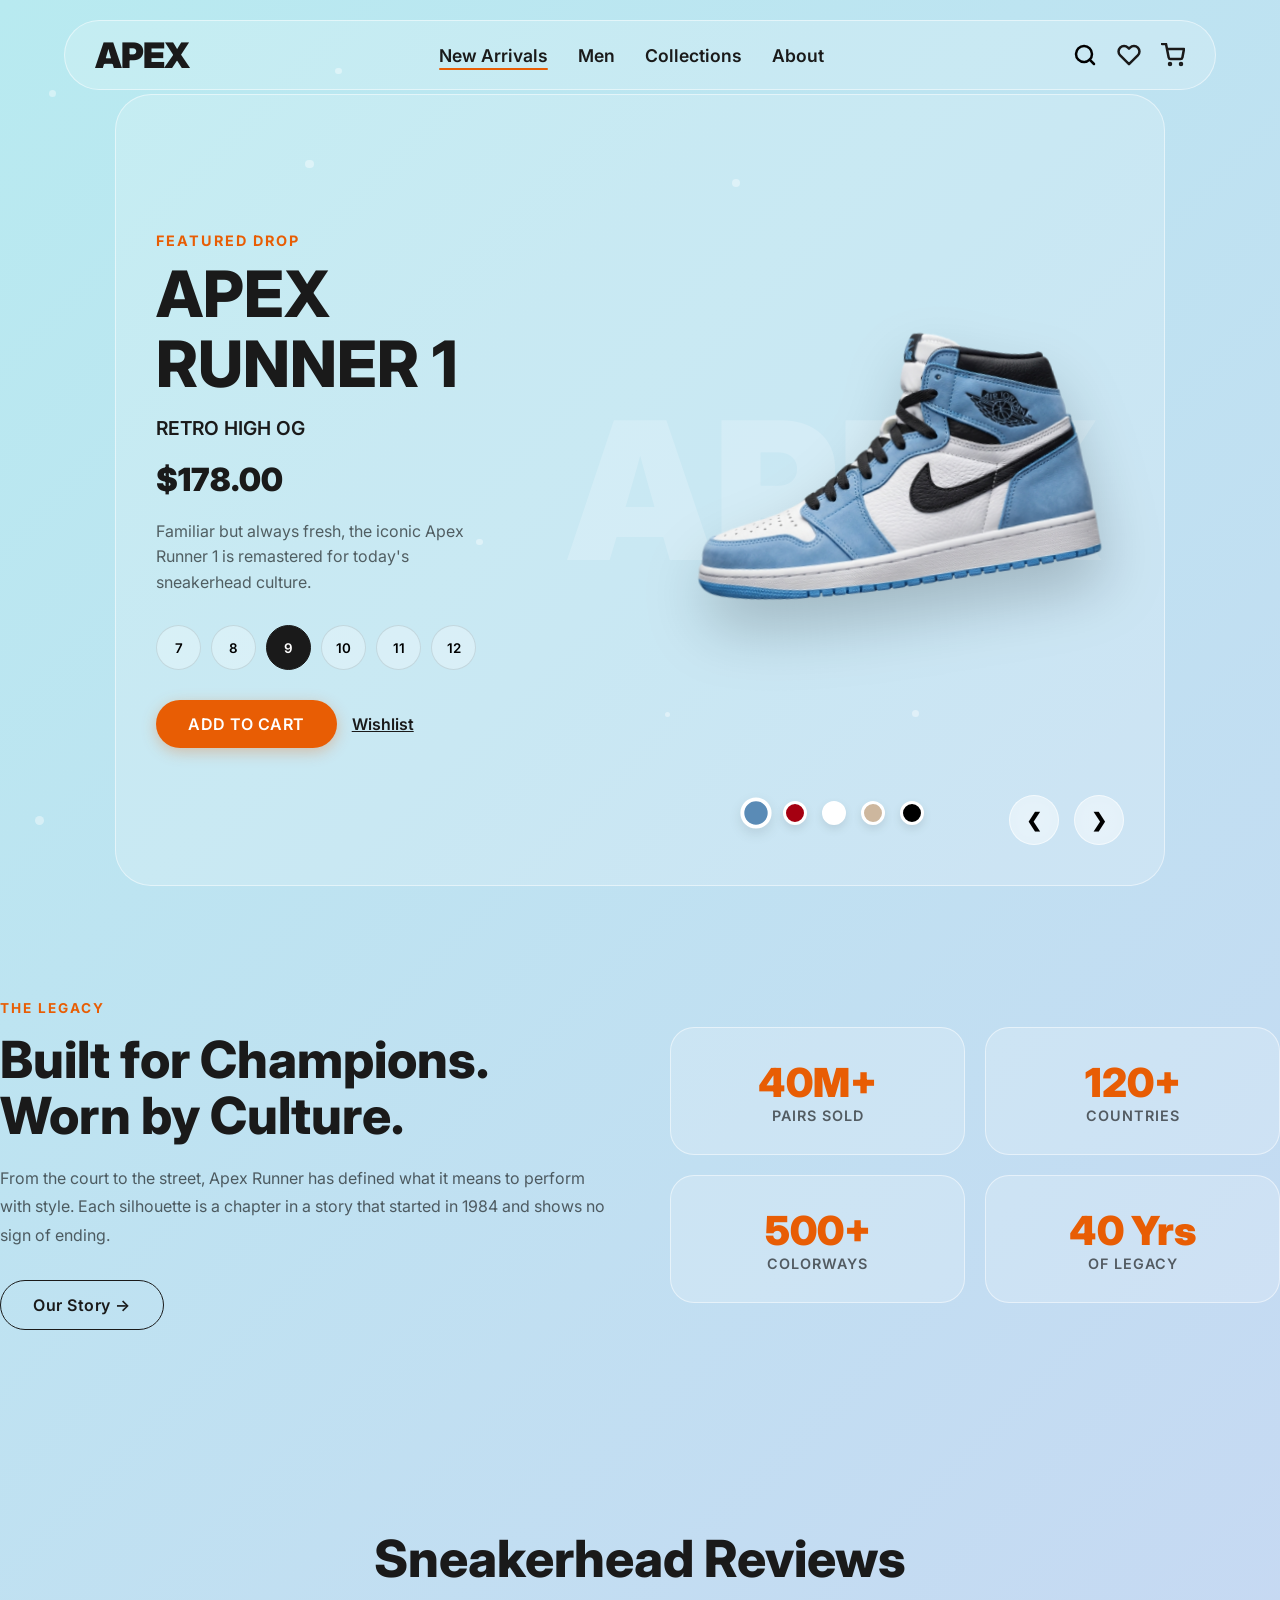
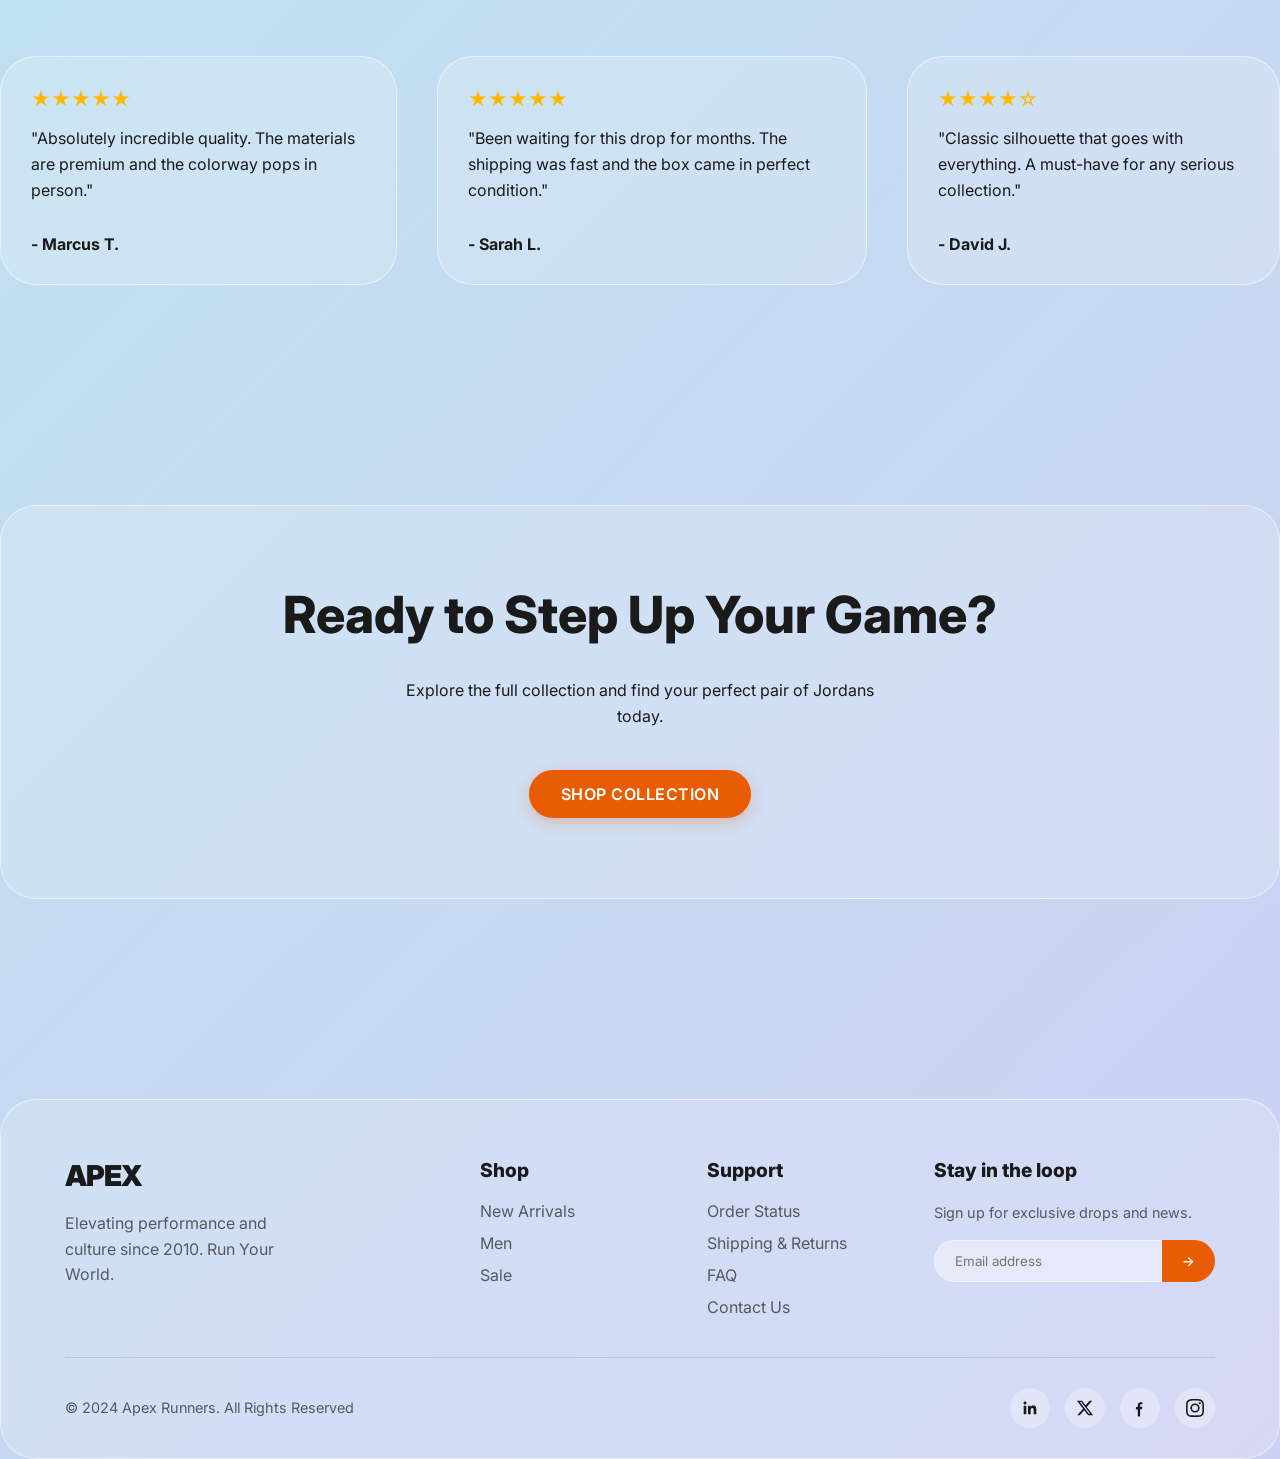
<file: index.html>
<!DOCTYPE html>
<html lang="en">
<head>
  <meta charset="UTF-8">
  <meta name="viewport" content="width=device-width, initial-scale=1.0">
  <title>APEX RUNNERS | Premium Sneaker Collection</title>
  <meta name="description" content="Discover the latest premium Nike Apex Runner sneaker collection. Premium quality, iconic designs.">
  <link rel="stylesheet" href="css/global.css">
  <link rel="stylesheet" href="css/animations.css">
  <link rel="stylesheet" href="css/components.css">
  <style>
    /* Hero specific styles */
    .hero-section {
      min-height: 100vh;
      display: flex;
      align-items: center;
      justify-content: center;
      padding-top: 80px;
    }
    
    .hero-card {
      width: 82vw;
      height: 88vh;
      min-height: 600px;
      display: grid;
      grid-template-columns: 1fr 1.5fr;
      padding: 40px;
      position: relative;
    }

    .hero-left {
      display: flex;
      flex-direction: column;
      justify-content: center;
      z-index: 2;
    }

    .eyebrow {
      font-weight: 700;
      color: var(--primary);
      letter-spacing: 2px;
      margin-bottom: 10px;
      text-transform: uppercase;
      font-size: 0.9rem;
    }

    .subtitle {
      font-weight: 600;
      font-size: 1.2rem;
      margin-bottom: 20px;
    }

    .hero-price {
      font-size: 2rem;
      font-weight: 900;
      margin-bottom: 20px;
    }

    .size-selector {
      display: flex;
      gap: 10px;
      margin-bottom: 30px;
      flex-wrap: wrap;
    }

    .size-btn {
      width: 45px;
      height: 45px;
      border-radius: 50%;
      display: flex;
      align-items: center;
      justify-content: center;
      font-weight: 600;
      border: 1px solid rgba(0,0,0,0.1);
      background: rgba(255,255,255,0.3);
      transition: var(--transition);
    }

    .size-btn:hover, .size-btn.active {
      background: var(--text-dark);
      color: white;
      border-color: var(--text-dark);
    }

    .hero-center {
      position: relative;
      display: flex;
      flex-direction: column;
      align-items: center;
      justify-content: center;
    }

    .watermark {
      position: absolute;
      font-size: clamp(8rem, 15vw, 15rem);
      font-weight: 900;
      color: rgba(255,255,255,0.2);
      z-index: 0;
      user-select: none;
      white-space: nowrap;
    }

    .hero-shoe {
      width: 120%;
      max-width: 800px;
      z-index: 1;
      transform: rotate(-8deg);
      filter: drop-shadow(0 30px 30px rgba(0,0,0,0.2));
      transition: all 0.5s cubic-bezier(0.175, 0.885, 0.32, 1.275);
    }

    /* Wrap the shoe to allow anim-float and hover transform to coexist */
    .hero-shoe-wrapper {
      position: relative;
      z-index: 1;
      transition: all 0.5s cubic-bezier(0.175, 0.885, 0.32, 1.275);
    }

    .hero-shoe-wrapper:hover {
      transform: scale(1.15) translateY(-20px) rotate(-5deg);
      filter: drop-shadow(0 50px 40px rgba(0,0,0,0.3));
      z-index: 100;
    }

    .swatch-container {
      position: absolute;
      bottom: 20px;
      display: flex;
      gap: 15px;
      z-index: 2;
    }

    .swatch {
      width: 24px;
      height: 24px;
      border-radius: 50%;
      border: 3px solid white;
      box-shadow: 0 4px 10px rgba(0,0,0,0.1);
      cursor: pointer;
      transition: transform 0.3s;
    }

    .swatch:hover, .swatch.active {
      transform: scale(1.3);
    }

    .hero-right {
      display: flex;
      flex-direction: column;
      justify-content: center;
      align-items: center;
      gap: 40px;
      border-left: 1px solid rgba(255,255,255,0.2);
    }

    .stat-item {
      display: flex;
      flex-direction: column;
      align-items: center;
      gap: 5px;
    }

    .stat-icon {
      font-size: 1.5rem;
      color: var(--primary);
    }

    .stat-value {
      font-weight: 800;
      font-size: 1.1rem;
    }

    .hero-nav-arrows {
      position: absolute;
      bottom: 40px;
      right: 40px;
      display: flex;
      gap: 15px;
      z-index: 10;
    }

    .nav-arrow {
      width: 50px;
      height: 50px;
      border-radius: 50%;
      background: rgba(255,255,255,0.4);
      border: 1px solid rgba(255,255,255,0.6);
      display: flex;
      align-items: center;
      justify-content: center;
      font-size: 1.2rem;
      font-weight: bold;
      transition: all 0.3s ease;
      backdrop-filter: blur(10px);
      cursor: pointer;
    }

    .nav-arrow:hover {
      background: var(--text-dark);
      color: white;
      transform: scale(1.1);
    }

    /* Animated transition classes for hero */
    .hero-left, .hero-center {
      transition: opacity 0.4s ease, transform 0.4s cubic-bezier(0.175, 0.885, 0.32, 1.275);
    }

    /* Sections */
    .section-pad {
      padding: 100px 0;
    }

    .horizontal-scroll {
      display: flex;
      gap: 30px;
      overflow-x: auto;
      padding: 20px 0 40px;
      scroll-snap-type: x mandatory;
    }

    .horizontal-scroll .product-card {
      min-width: 300px;
      scroll-snap-align: start;
    }

    .stats-section {
      background: rgba(255,255,255,0.1);
      padding: 80px 0;
      margin: 50px 0;
    }

    .stats-grid {
      display: grid;
      grid-template-columns: repeat(4, 1fr);
      text-align: center;
      gap: 30px;
    }

    .stat-num {
      font-size: 3rem;
      font-weight: 900;
      color: var(--primary);
      margin-bottom: 10px;
    }

    /* Responsive */
    @media (max-width: 1024px) {
      .hero-card {
        grid-template-columns: 1fr;
        grid-template-rows: auto 1fr auto;
        height: auto;
        padding: 30px;
      }
      .hero-right {
        flex-direction: row;
        border-left: none;
        border-top: 1px solid rgba(255,255,255,0.2);
        padding-top: 20px;
      }
      .hero-shoe {
        width: 90%;
        margin: 40px 0;
      }
    }
    @media (max-width: 640px) {
      .hero-card {
        width: 95vw;
        border-radius: 20px;
      }
      .stats-grid {
        grid-template-columns: 1fr 1fr;
      }
    }
  </style>
</head>
<body>

  <div id="particles-container"></div>

  <!-- Navbar -->
  <nav class="navbar glass">
    <div class="nav-brand"><a href="index.html">APEX</a></div>
    <ul class="nav-links">
      <li><a href="index.html">New Arrivals</a></li>
      <li><a href="collection.html">Men</a></li>
      <li><a href="collection.html">Collections</a></li>
      <li><a href="about.html">About</a></li>
    </ul>
    <div class="nav-icons">
      <button class="icon-btn" id="globalSearchBtn"><svg width="20" height="20" viewBox="0 0 24 24" fill="none" stroke="currentColor" stroke-width="2.5" stroke-linecap="round" stroke-linejoin="round"><circle cx="11" cy="11" r="8"></circle><line x1="21" y1="21" x2="16.65" y2="16.65"></line></svg></button>
      <a href="cart.html" class="icon-btn" title="Wishlist / Cart">
        <svg width="20" height="20" viewBox="0 0 24 24" fill="none" stroke="currentColor" stroke-width="2.5" stroke-linecap="round" stroke-linejoin="round"><path d="M20.84 4.61a5.5 5.5 0 0 0-7.78 0L12 5.67l-1.06-1.06a5.5 5.5 0 0 0-7.78 7.78l1.06 1.06L12 21.23l7.78-7.78 1.06-1.06a5.5 5.5 0 0 0 0-7.78z"></path></svg>
      </a>
      <a href="cart.html" class="icon-btn">
        <svg width="20" height="20" viewBox="0 0 24 24" fill="none" stroke="currentColor" stroke-width="2.5" stroke-linecap="round" stroke-linejoin="round"><circle cx="9" cy="21" r="1"></circle><circle cx="20" cy="21" r="1"></circle><path d="M1 1h4l2.68 13.39a2 2 0 0 0 2 1.61h9.72a2 2 0 0 0 2-1.61L23 6H6"></path></svg><span class="cart-badge">0</span>
      </a>
      <button class="mobile-menu-btn">☰</button>
    </div>
  </nav>

  <!-- Mobile Drawer -->
  <div class="mobile-drawer glass">
    <a href="collection.html">New Arrivals</a>
    <a href="collection.html">Men</a>
    <a href="collection.html">Collections</a>
    <a href="about.html">About</a>
  </div>

  <!-- Hero Section -->
  <section class="hero-section">
    <div class="hero-card glass">
      <div class="hero-left reveal stagger-1" id="heroLeftPanel">
        <div class="eyebrow" id="heroEyebrow">Featured Drop</div>
        <h1 id="heroTitle">APEX RUNNER 1</h1>
        <div class="subtitle" id="heroSubtitle">RETRO HIGH OG</div>
        <div class="hero-price" id="heroPrice">$178.00</div>
        <p id="heroDesc" style="color: var(--text-muted); margin-bottom: 30px; max-width: 350px;">
          Familiar but always fresh, the iconic Apex Runner 1 is remastered for today's sneakerhead culture.
        </p>
        
        <div class="size-selector" id="heroSizes">
          <button class="size-btn">7</button>
          <button class="size-btn">8</button>
          <button class="size-btn active">9</button>
          <button class="size-btn">10</button>
          <button class="size-btn">11</button>
          <button class="size-btn">12</button>
        </div>

        <div style="display: flex; gap: 15px; align-items: center;">
          <button class="btn btn-primary magnetic" id="heroAddToCartBtn" onclick="cart.addItem({id:'1', name:'Apex Runner 1 Retro High OG', price:178.00, image:'images/img1.png?v=2', colorway:'University Blue'}, '9', 'Blue', 1)">ADD TO CART</button>
          <a href="#" style="font-weight: 600; text-decoration: underline;">Wishlist</a>
        </div>
      </div>

      <div class="hero-center" id="heroCenterPanel">
        <div class="watermark parallax" data-speed="-15">APEX</div>
        <div class="hero-shoe-wrapper">
          <img src="images/img1.png?v=2" alt="Apex Runner" class="hero-shoe anim-float parallax" data-speed="20" id="heroShoeImg">
        </div>
        
        <div class="swatch-container reveal stagger-3" id="heroSwatches">
          <div class="swatch active" style="background: #5A8BB6;" onclick="changeHeroShoe('img1.png?v=2', '#B8D4F0', this)"></div>
          <div class="swatch" style="background: #A50011;" onclick="changeHeroShoe('img2.png?v=2', '#FFB6B6', this)"></div>
          <div class="swatch" style="background: #FFFFFF;" onclick="changeHeroShoe('img3.png?v=2', '#E0E0E0', this)"></div>
          <div class="swatch" style="background: #CDB79E;" onclick="changeHeroShoe('img4.png?v=2', '#F5E6D3', this)"></div>
          <div class="swatch" style="background: #000000;" onclick="changeHeroShoe('img5.png?v=2', '#A0A0A0', this)"></div>
        </div>
      </div>

      <div class="hero-nav-arrows reveal stagger-2">
        <button class="nav-arrow" onclick="prevHero()">❮</button>
        <button class="nav-arrow" onclick="nextHero()">❯</button>
      </div>
    </div>
  </section>

  <!-- Why Jordan Section -->
  <section class="section-pad container">
    <div style="display: grid; grid-template-columns: 1fr 1fr; gap: 60px; align-items: center;" class="reveal">
      <div>
        <div class="eyebrow" style="color: var(--primary); font-weight: 700; letter-spacing: 2px; margin-bottom: 15px; font-size: 0.85rem;">THE LEGACY</div>
        <h2 style="font-size: clamp(2rem, 4vw, 3.2rem); line-height: 1.1; margin-bottom: 20px;">Built for Champions.<br>Worn by Culture.</h2>
        <p style="color: var(--text-muted); margin-bottom: 30px; line-height: 1.8;">From the court to the street, Apex Runner has defined what it means to perform with style. Each silhouette is a chapter in a story that started in 1984 and shows no sign of ending.</p>
        <a href="about.html" class="btn btn-outline">Our Story &rarr;</a>
      </div>
      <div style="display: grid; grid-template-columns: 1fr 1fr; gap: 20px;">
        <div class="glass reveal stagger-1" style="padding: 30px; border-radius: 24px; text-align: center;">
          <div style="font-size: 2.5rem; font-weight: 900; color: var(--primary);">40M+</div>
          <div style="font-size: 0.9rem; color: var(--text-muted); font-weight: 600; text-transform: uppercase; letter-spacing: 1px;">Pairs Sold</div>
        </div>
        <div class="glass reveal stagger-2" style="padding: 30px; border-radius: 24px; text-align: center;">
          <div style="font-size: 2.5rem; font-weight: 900; color: var(--primary);">120+</div>
          <div style="font-size: 0.9rem; color: var(--text-muted); font-weight: 600; text-transform: uppercase; letter-spacing: 1px;">Countries</div>
        </div>
        <div class="glass reveal stagger-3" style="padding: 30px; border-radius: 24px; text-align: center;">
          <div style="font-size: 2.5rem; font-weight: 900; color: var(--primary);">500+</div>
          <div style="font-size: 0.9rem; color: var(--text-muted); font-weight: 600; text-transform: uppercase; letter-spacing: 1px;">Colorways</div>
        </div>
        <div class="glass reveal stagger-4" style="padding: 30px; border-radius: 24px; text-align: center;">
          <div style="font-size: 2.5rem; font-weight: 900; color: var(--primary);">40 Yrs</div>
          <div style="font-size: 0.9rem; color: var(--text-muted); font-weight: 600; text-transform: uppercase; letter-spacing: 1px;">Of Legacy</div>
        </div>
      </div>
    </div>
    <!-- Mobile stack -->
    <style>
      @media (max-width: 768px) {
        .why-jordan-grid { grid-template-columns: 1fr !important; }
      }
    </style>
  </section>

  <!-- Testimonials -->
  <section class="section-pad container">
    <h2 class="reveal" style="text-align: center; margin-bottom: 50px;">Sneakerhead Reviews</h2>
    <div class="horizontal-scroll" style="gap: 40px; padding-bottom: 20px;">
      <div class="glass reveal stagger-1" style="min-width: 350px; padding: 30px; display: flex; flex-direction: column; gap: 15px;">
        <div style="color: #FFB800; font-size: 1.2rem;">★★★★★</div>
        <p>"Absolutely incredible quality. The materials are premium and the colorway pops in person."</p>
        <div style="font-weight: 700;">- Marcus T.</div>
      </div>
      <div class="glass reveal stagger-2" style="min-width: 350px; padding: 30px; display: flex; flex-direction: column; gap: 15px;">
        <div style="color: #FFB800; font-size: 1.2rem;">★★★★★</div>
        <p>"Been waiting for this drop for months. The shipping was fast and the box came in perfect condition."</p>
        <div style="font-weight: 700;">- Sarah L.</div>
      </div>
      <div class="glass reveal stagger-3" style="min-width: 350px; padding: 30px; display: flex; flex-direction: column; gap: 15px;">
        <div style="color: #FFB800; font-size: 1.2rem;">★★★★☆</div>
        <p>"Classic silhouette that goes with everything. A must-have for any serious collection."</p>
        <div style="font-weight: 700;">- David J.</div>
      </div>
    </div>
  </section>

  <!-- CTA -->
  <section class="container section-pad" style="text-align: center;">
    <div class="glass reveal" style="padding: 80px 40px; display: flex; flex-direction: column; align-items: center; gap: 20px;">
      <h2>Ready to Step Up Your Game?</h2>
      <p style="max-width: 500px; margin: 0 auto;">Explore the full collection and find your perfect pair of Jordans today.</p>
      <a href="collection.html" class="btn btn-primary magnetic" style="margin-top: 20px;">SHOP COLLECTION</a>
    </div>
  </section>

  <!-- Footer -->
  <footer class="glass">
    <div class="container">
      <div class="footer-grid">
        <div class="footer-col">
          <h4 style="font-weight: 900; font-size: 1.8rem; letter-spacing: -1px;">APEX</h4>
          <p style="color: var(--text-muted); max-width: 250px;">Elevating performance and culture since 2010. Run Your World.</p>
        </div>
        <div class="footer-col">
          <h4>Shop</h4>
          <div class="footer-links">
            <a href="collection.html">New Arrivals</a>
            <a href="collection.html">Men</a>
            <a href="collection.html">Sale</a>
          </div>
        </div>
        <div class="footer-col">
          <h4>Support</h4>
          <div class="footer-links">
            <a href="#">Order Status</a>
            <a href="#">Shipping & Returns</a>
            <a href="#">FAQ</a>
            <a href="#">Contact Us</a>
          </div>
        </div>
        <div class="footer-col">
          <h4>Stay in the loop</h4>
          <p style="font-size: 0.9rem; color: var(--text-muted);">Sign up for exclusive drops and news.</p>
          <form class="newsletter-form">
            <input type="email" placeholder="Email address" required>
            <button type="submit">→</button>
          </form>
        </div>
      </div>
      <div class="footer-bottom">
        <div style="color: var(--text-muted); font-size: 0.9rem;">&copy; 2024 Apex Runners. All Rights Reserved</div>
        <div class="social-icons">
          <a href="#" aria-label="LinkedIn">
            <svg viewBox="0 0 24 24" xmlns="http://www.w3.org/2000/svg">
              <path d="M20.447 20.452h-3.554v-5.569c0-1.328-.027-3.037-1.852-3.037-1.853 0-2.136 1.445-2.136 2.939v5.667H9.351V9h3.414v1.561h.046c.477-.9 1.637-1.85 3.37-1.85 3.601 0 4.267 2.37 4.267 5.455v6.286zM5.337 7.433c-1.144 0-2.063-.926-2.063-2.065 0-1.138.92-2.063 2.063-2.063 1.14 0 2.064.925 2.064 2.063 0 1.139-.925 2.065-2.064 2.065zm1.782 13.019H3.555V9h3.564v11.452z"/>
            </svg>
          </a>
          <a href="#" aria-label="Twitter X">
            <svg viewBox="0 0 24 24" xmlns="http://www.w3.org/2000/svg">
              <path d="M18.244 2.25h3.308l-7.227 8.26 8.502 11.24H16.17l-5.214-6.817L4.99 21.75H1.68l7.73-8.835L1.254 2.25H8.08l4.713 6.231zm-1.161 17.52h1.833L7.084 4.126H5.117z"/>
            </svg>
          </a>
          <a href="#" aria-label="Facebook">
            <svg viewBox="0 0 24 24" xmlns="http://www.w3.org/2000/svg">
              <path d="M9.101 23.685v-9.58H6.559v-3.411h2.542V8.139c0-2.518 1.538-3.89 3.785-3.89 1.076 0 2.002.08 2.272.116v2.634h-1.558c-1.222 0-1.458.58-1.458 1.433v1.881h2.915l-.38 3.411h-2.535v9.58H9.101z"/>
            </svg>
          </a>
          <a href="#" aria-label="Instagram">
            <svg viewBox="0 0 24 24" xmlns="http://www.w3.org/2000/svg">
              <path d="M12 2.163c3.204 0 3.584.012 4.85.07 3.252.148 4.771 1.691 4.919 4.919.058 1.265.069 1.645.069 4.849 0 3.205-.012 3.584-.069 4.849-.149 3.225-1.664 4.771-4.919 4.919-1.266.058-1.644.07-4.85.07-3.204 0-3.584-.012-4.849-.07-3.26-.149-4.771-1.699-4.919-4.92-.058-1.265-.07-1.644-.07-4.849 0-3.204.013-3.583.07-4.849.149-3.227 1.664-4.771 4.919-4.919 1.266-.057 1.645-.069 4.849-.069zM12 0C8.741 0 8.333.014 7.053.072 2.695.272.273 2.69.073 7.051C.014 8.333 0 8.741 0 12c0 3.259.014 3.668.072 4.948.2 4.358 2.618 6.78 6.98 6.98C8.333 23.986 8.741 24 12 24c3.259 0 3.668-.014 4.948-.072 4.354-.2 6.782-2.618 6.979-6.98.059-1.28.073-1.689.073-4.948 0-3.259-.014-3.667-.072-4.947-.196-4.354-2.617-6.78-6.979-6.98C15.668.014 15.259 0 12 0zm0 5.838a6.162 6.162 0 1 0 0 12.324 6.162 6.162 0 0 0 0-12.324zM12 16a4 4 0 1 1 0-8 4 4 0 0 1 0 8zm6.406-11.845a1.44 1.44 0 1 0 0 2.881 1.44 1.44 0 0 0 0-2.881z"/>
            </svg>
          </a>
        </div>
      </div>
    </div>
  </footer>

  <script src="js/main.js"></script>
  <script src="js/cart.js"></script>
  <script src="js/animations.js"></script>
  <script>
    let heroProductsData = [];
    let currentHeroIndex = 0;

    // Hero Swatch Logic
    function changeHeroShoe(imgSrc, colorStr, element) {
      document.getElementById('heroShoeImg').src = 'images/' + imgSrc;
      if (element) {
        document.querySelectorAll('.swatch').forEach(s => s.classList.remove('active'));
        element.classList.add('active');
      }
    }

    function updateHeroUI() {
      const p = heroProductsData[currentHeroIndex];
      const leftPanel = document.getElementById('heroLeftPanel');
      const centerImg = document.getElementById('heroCenterPanel');

      // Slide out
      leftPanel.style.opacity = '0';
      leftPanel.style.transform = 'translateX(-40px)';
      centerImg.style.opacity = '0';
      centerImg.style.transform = 'translateX(40px) scale(0.95)';

      setTimeout(() => {
        // Update content
        document.getElementById('heroTitle').innerText = p.name.split(' ').slice(0, 3).join(' ').toUpperCase();
        document.getElementById('heroSubtitle').innerText = p.name.split(' ').slice(3).join(' ').toUpperCase() || p.colorway.toUpperCase();
        document.getElementById('heroPrice').innerText = '$' + p.price.toFixed(2);
        
        document.getElementById('heroShoeImg').src = p.image;
        
        // Update sizes
        document.getElementById('heroSizes').innerHTML = p.sizes.slice(0,6).map((s, i) => 
          `<button class="size-btn ${i===2 ? 'active':''}">${s}</button>`
        ).join('');

        // Update cart button
        const pObj = JSON.stringify({id: p.id, name: p.name, price: p.price, image: p.image, colorway: p.colorway}).replace(/"/g, '&quot;');
        document.getElementById('heroAddToCartBtn').setAttribute('onclick', `cart.addItem(${pObj}, '${p.sizes[0]}', '${p.colors[0]}', 1)`);

        // Hide swatches for dynamic items to keep it clean, or update them based on item
        document.getElementById('heroSwatches').style.display = (currentHeroIndex === 0) ? 'flex' : 'none';

        // Slide in
        leftPanel.style.opacity = '1';
        leftPanel.style.transform = 'translateX(0)';
        centerImg.style.opacity = '1';
        centerImg.style.transform = 'translateX(0) scale(1)';
      }, 400);
    }

    function nextHero() {
      if(heroProductsData.length === 0) return;
      currentHeroIndex = (currentHeroIndex + 1) % heroProductsData.length;
      updateHeroUI();
    }

    function prevHero() {
      if(heroProductsData.length === 0) return;
      currentHeroIndex = (currentHeroIndex - 1 + heroProductsData.length) % heroProductsData.length;
      updateHeroUI();
    }

    // Load featured drops and hero data
    document.addEventListener('DOMContentLoaded', async () => {
      heroProductsData = await fetchProducts();
      
      const container = document.getElementById('featured-drops');
      
      if(heroProductsData.length > 0) {
        // Just show first 4 items as featured
        const featured = heroProductsData.slice(0, 4);
        
        container.innerHTML = featured.map((p, idx) => {
          const pObj = JSON.stringify({id: p.id, name: p.name, price: p.price, image: p.image, colorway: p.colorway}).replace(/"/g, '&quot;');
          return `
          <div class="product-card glass hover-lift reveal" style="animation-delay: ${(idx % 4) * 100}ms">
            ${p.tag ? `<div class="badge ${p.tag.toLowerCase()}" style="position: absolute; top: 20px; left: 20px; z-index: 10;">${p.tag}</div>` : ''}
              <a href="product.html?id=${p.id}">
                <img src="${p.image}" alt="${p.name}">
              </a>
              <h4><a href="product.html?id=${p.id}">${p.name}</a></h4>
              <div class="colorway">${p.colorway}</div>
              <div class="price">$${p.price.toFixed(2)}</div>
              <div style="display: flex; gap: 5px; margin-bottom: 20px;">
                ${p.colors.map(c => `<div class="color-dot" style="background: ${c}"></div>`).join('')}
              </div>
              <div style="display: flex; gap: 10px;">
              <button class="btn btn-primary" style="width: 100%; padding: 10px;" onclick="cart.addItem(${pObj}, '${p.sizes[0]}', '${p.colors[0]}', 1)">
                Add to Cart
              </button>
              <button class="btn btn-outline" style="width: 100%; padding: 10px; border-color: transparent;" onclick="openModal('${p.id}')">
                Quick View
              </button>
              </div>
          </div>
          `;
        }).join('');
      }
    });
  </script>
</body>
</html>
</file>
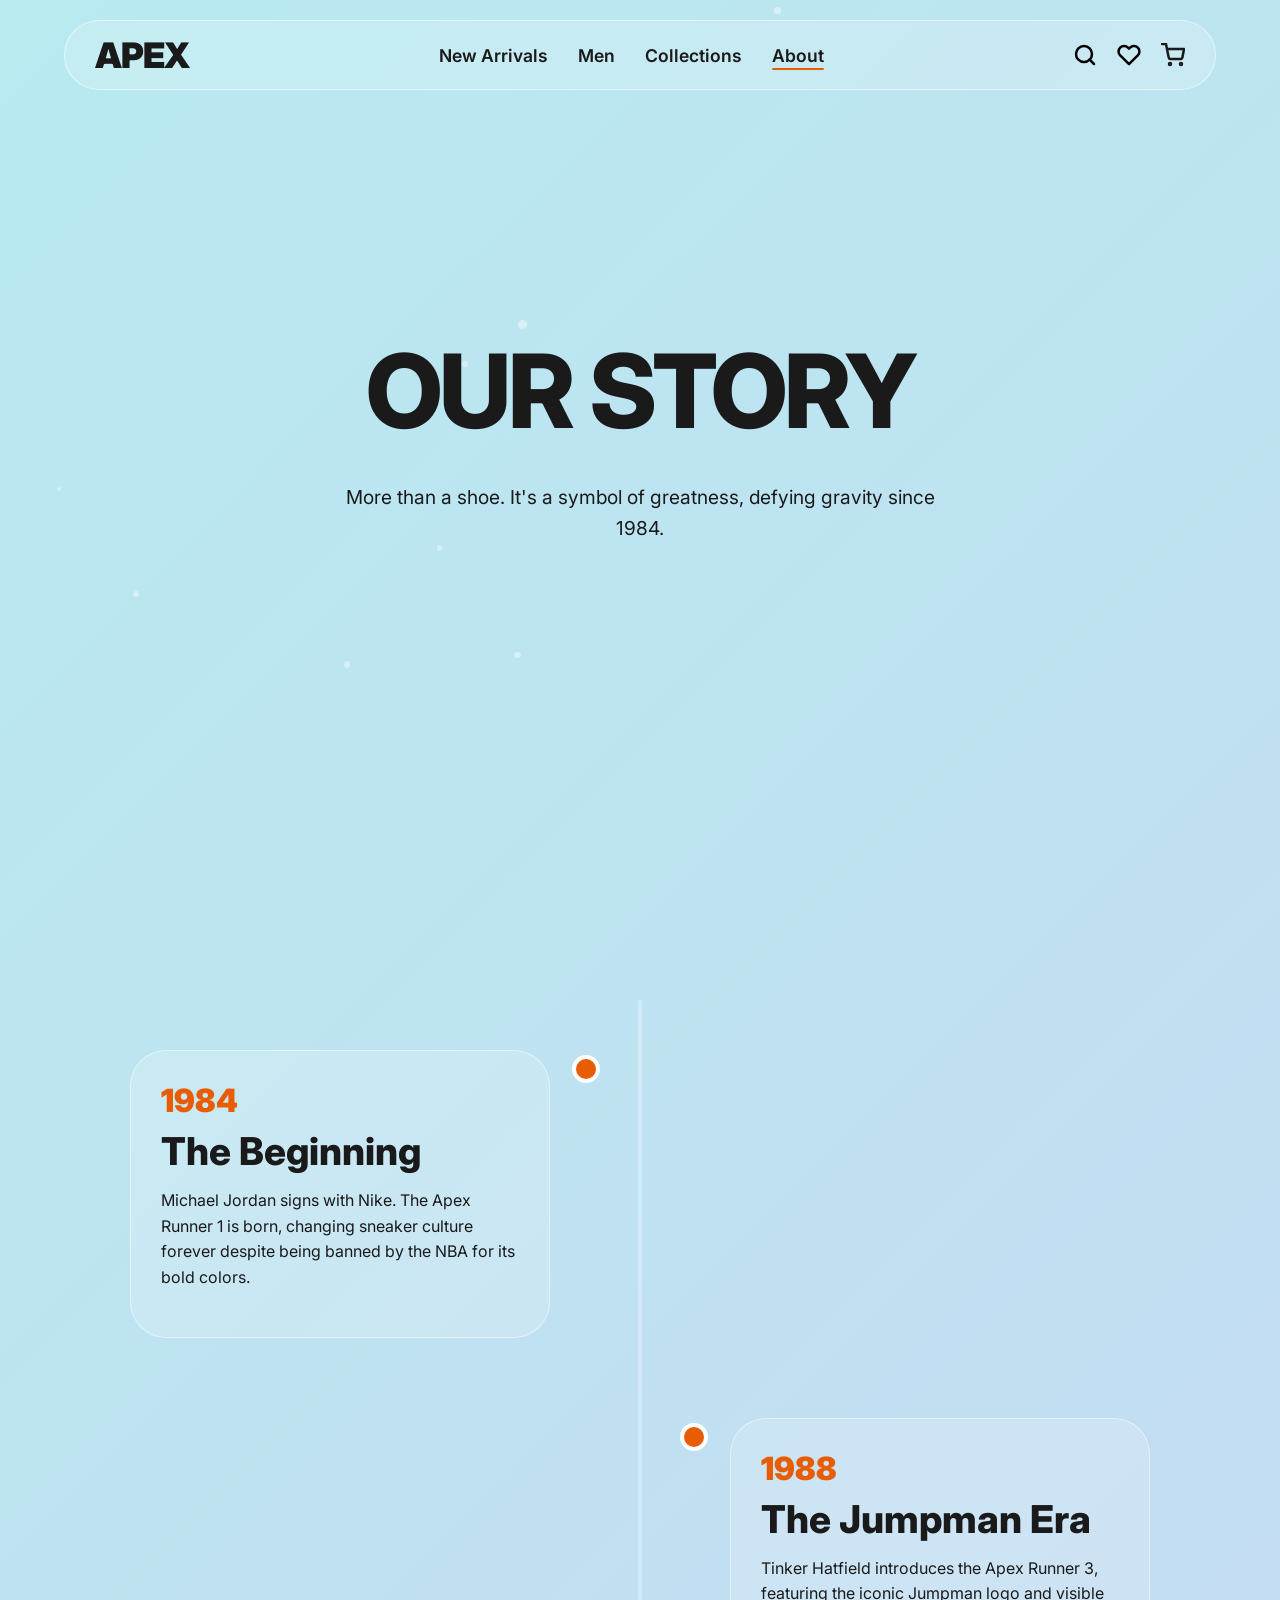
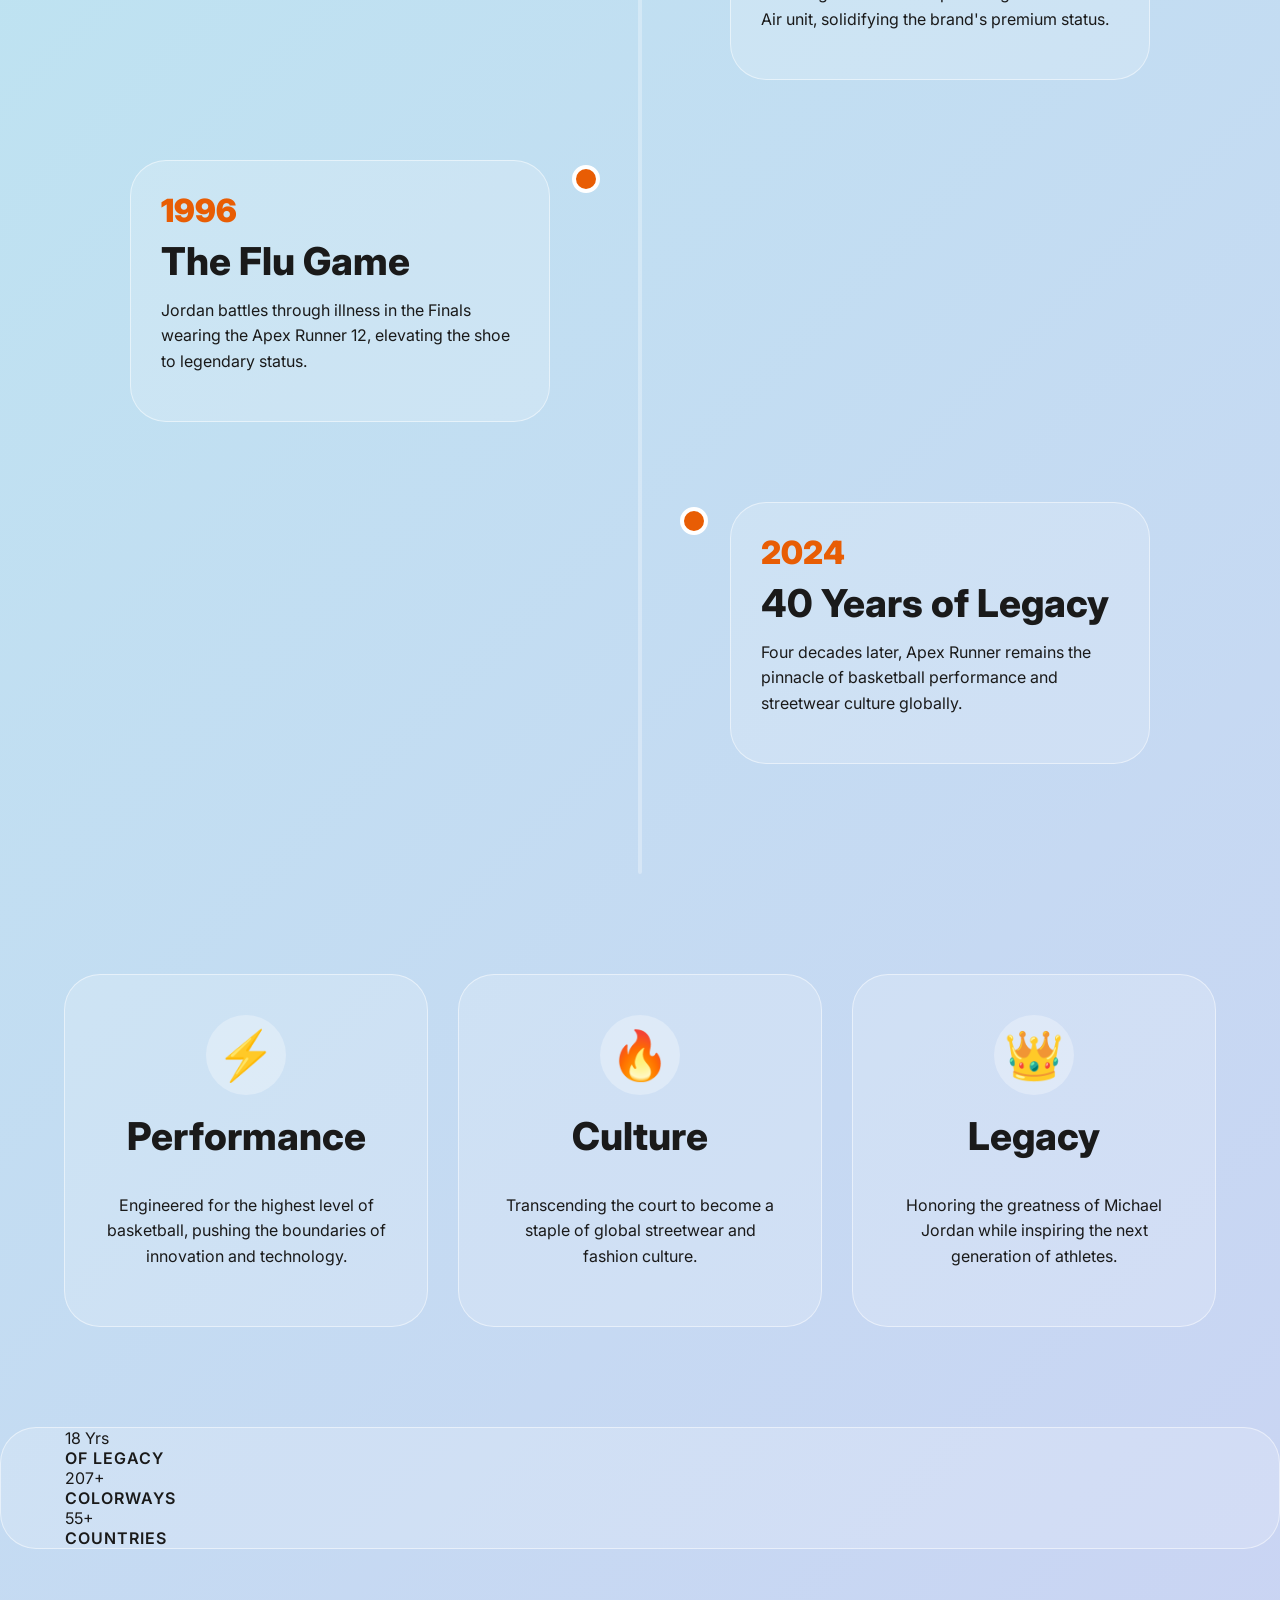
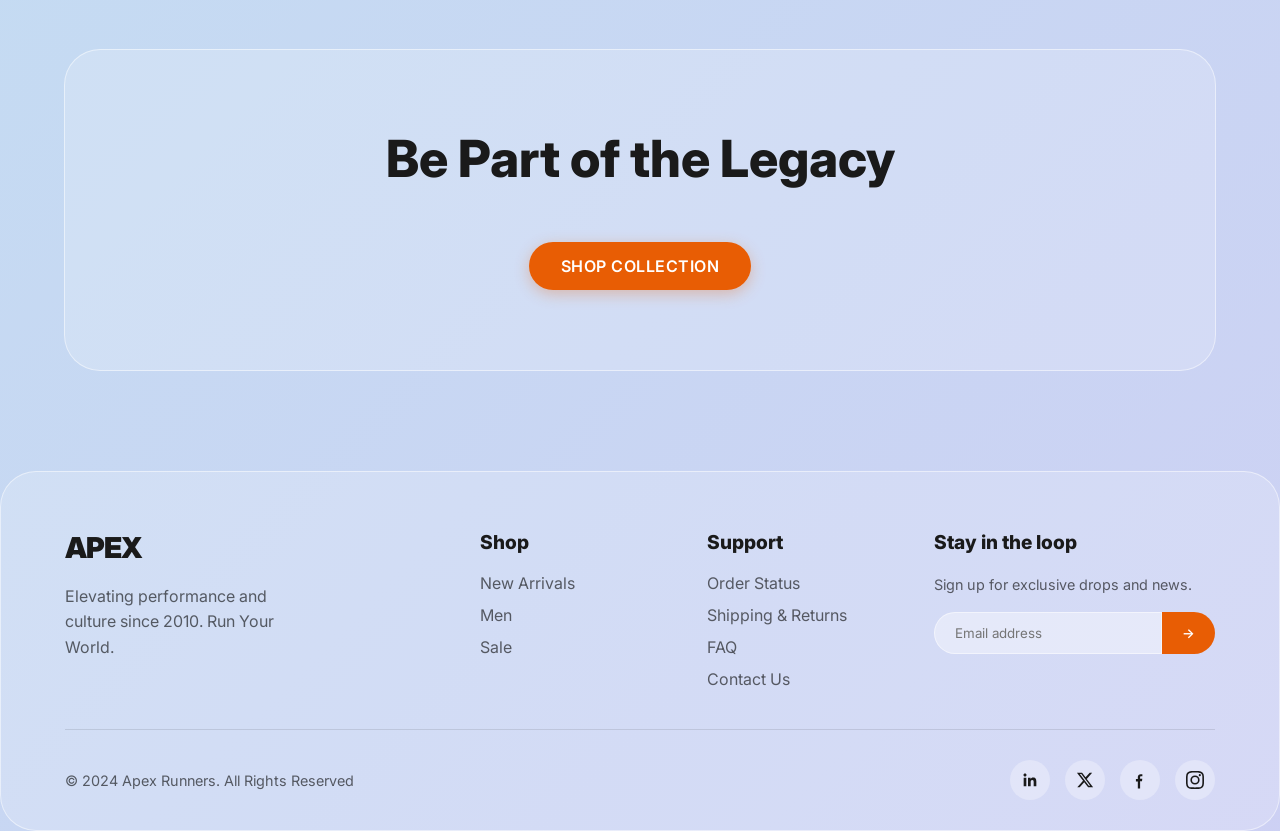
<file: about.html>
<!DOCTYPE html>
<html lang="en">
<head>
  <meta charset="UTF-8">
  <meta name="viewport" content="width=device-width, initial-scale=1.0">
  <title>Our Story | APEX RUNNERS</title>
  <link rel="stylesheet" href="css/global.css">
  <link rel="stylesheet" href="css/animations.css">
  <link rel="stylesheet" href="css/components.css">
  <style>
    .about-hero {
      min-height: 100vh;
      display: flex;
      flex-direction: column;
      justify-content: center;
      align-items: center;
      text-align: center;
    }

    .about-hero h1 {
      font-size: clamp(4rem, 8vw, 8rem);
      letter-spacing: -3px;
      line-height: 1;
      margin-bottom: 20px;
      position: relative;
    }
    
    .timeline {
      position: relative;
      max-width: 1000px;
      margin: 100px auto;
      padding: 40px 0;
    }

    .timeline::before {
      content: '';
      position: absolute;
      width: 4px;
      background: rgba(255,255,255,0.3);
      top: 0;
      bottom: 0;
      left: 50%;
      margin-left: -2px;
      border-radius: 4px;
    }

    .timeline-item {
      padding: 10px 40px;
      position: relative;
      background-color: inherit;
      width: 50%;
      margin-bottom: 60px;
    }

    .timeline-item::after {
      content: '';
      position: absolute;
      width: 20px;
      height: 20px;
      right: -10px;
      background-color: var(--primary);
      border: 4px solid white;
      top: 15px;
      border-radius: 50%;
      z-index: 1;
    }

    .left {
      left: 0;
    }

    .right {
      left: 50%;
    }

    .right::after {
      left: -10px;
    }

    .timeline-content {
      padding: 30px;
      border-radius: var(--radius);
      position: relative;
    }

    .timeline-year {
      font-size: 2rem;
      font-weight: 900;
      color: var(--primary);
      margin-bottom: 10px;
    }

    .mission-grid {
      display: grid;
      grid-template-columns: repeat(3, 1fr);
      gap: 30px;
      margin: 100px 0;
    }

    .mission-card {
      padding: 40px;
      text-align: center;
      display: flex;
      flex-direction: column;
      align-items: center;
      gap: 20px;
    }

    .mission-icon {
      font-size: 3rem;
      width: 80px;
      height: 80px;
      display: flex;
      align-items: center;
      justify-content: center;
      background: rgba(255,255,255,0.3);
      border-radius: 50%;
    }

    @media (max-width: 768px) {
      .timeline::before {
        left: 31px;
      }
      .timeline-item {
        width: 100%;
        padding-left: 70px;
        padding-right: 25px;
      }
      .timeline-item::after {
        left: 21px;
      }
      .right {
        left: 0%;
      }
      .mission-grid {
        grid-template-columns: 1fr;
      }
    }
  </style>
</head>
<body>

  <div id="particles-container"></div>

  <!-- Navbar -->
  <nav class="navbar glass">
    <div class="nav-brand"><a href="index.html">APEX</a></div>
    <ul class="nav-links">
      <li><a href="index.html">New Arrivals</a></li>
      <li><a href="collection.html">Men</a></li>
      <li><a href="collection.html">Collections</a></li>
      <li><a href="about.html" class="active">About</a></li>
    </ul>
    <div class="nav-icons">
      <button class="icon-btn"><svg width="20" height="20" viewBox="0 0 24 24" fill="none" stroke="currentColor" stroke-width="2.5" stroke-linecap="round" stroke-linejoin="round"><circle cx="11" cy="11" r="8"></circle><line x1="21" y1="21" x2="16.65" y2="16.65"></line></svg></button>
      <button class="icon-btn"><svg width="20" height="20" viewBox="0 0 24 24" fill="none" stroke="currentColor" stroke-width="2.5" stroke-linecap="round" stroke-linejoin="round"><path d="M20.84 4.61a5.5 5.5 0 0 0-7.78 0L12 5.67l-1.06-1.06a5.5 5.5 0 0 0-7.78 7.78l1.06 1.06L12 21.23l7.78-7.78 1.06-1.06a5.5 5.5 0 0 0 0-7.78z"></path></svg></button>
      <a href="cart.html" class="icon-btn">
        <svg width="20" height="20" viewBox="0 0 24 24" fill="none" stroke="currentColor" stroke-width="2.5" stroke-linecap="round" stroke-linejoin="round"><circle cx="9" cy="21" r="1"></circle><circle cx="20" cy="21" r="1"></circle><path d="M1 1h4l2.68 13.39a2 2 0 0 0 2 1.61h9.72a2 2 0 0 0 2-1.61L23 6H6"></path></svg><span class="cart-badge">0</span>
      </a>
      <button class="mobile-menu-btn">☰</button>
    </div>
  </nav>

  <div class="mobile-drawer glass">
    <a href="index.html">New Arrivals</a>
    <a href="collection.html">Men</a>
    <a href="collection.html">Collections</a>
    <a href="about.html">About</a>
  </div>

  <section class="about-hero container">
    <div class="reveal stagger-1">
      <h1>OUR STORY</h1>
    </div>
    <p class="reveal stagger-2" style="max-width: 600px; font-size: 1.2rem; margin-top: 20px;">
      More than a shoe. It's a symbol of greatness, defying gravity since 1984.
    </p>
  </section>

  <section class="container">
    <div class="timeline">
      <div class="timeline-item left reveal" style="transform: translateX(-50px);">
        <div class="timeline-content glass">
          <div class="timeline-year">1984</div>
          <h3>The Beginning</h3>
          <p>Michael Jordan signs with Nike. The Apex Runner 1 is born, changing sneaker culture forever despite being banned by the NBA for its bold colors.</p>
        </div>
      </div>
      <div class="timeline-item right reveal" style="transform: translateX(50px);">
        <div class="timeline-content glass">
          <div class="timeline-year">1988</div>
          <h3>The Jumpman Era</h3>
          <p>Tinker Hatfield introduces the Apex Runner 3, featuring the iconic Jumpman logo and visible Air unit, solidifying the brand's premium status.</p>
        </div>
      </div>
      <div class="timeline-item left reveal" style="transform: translateX(-50px);">
        <div class="timeline-content glass">
          <div class="timeline-year">1996</div>
          <h3>The Flu Game</h3>
          <p>Jordan battles through illness in the Finals wearing the Apex Runner 12, elevating the shoe to legendary status.</p>
        </div>
      </div>
      <div class="timeline-item right reveal" style="transform: translateX(50px);">
        <div class="timeline-content glass">
          <div class="timeline-year">2024</div>
          <h3>40 Years of Legacy</h3>
          <p>Four decades later, Apex Runner remains the pinnacle of basketball performance and streetwear culture globally.</p>
        </div>
      </div>
    </div>
  </section>

  <section class="container mission-grid">
    <div class="mission-card glass hover-lift reveal stagger-1">
      <div class="mission-icon">⚡</div>
      <h3>Performance</h3>
      <p>Engineered for the highest level of basketball, pushing the boundaries of innovation and technology.</p>
    </div>
    <div class="mission-card glass hover-lift reveal stagger-2">
      <div class="mission-icon">🔥</div>
      <h3>Culture</h3>
      <p>Transcending the court to become a staple of global streetwear and fashion culture.</p>
    </div>
    <div class="mission-card glass hover-lift reveal stagger-3">
      <div class="mission-icon">👑</div>
      <h3>Legacy</h3>
      <p>Honoring the greatness of Michael Jordan while inspiring the next generation of athletes.</p>
    </div>
  </section>

  <!-- Stats Section -->
  <section class="stats-section glass" style="margin-bottom: 100px;">
    <div class="container stats-grid">
      <div class="reveal stagger-1">
        <div class="stat-num count-up" data-count="40" data-suffix=" Yrs">0</div>
        <div style="font-weight: 600; text-transform: uppercase; letter-spacing: 1px;">Of Legacy</div>
      </div>
      <div class="reveal stagger-2">
        <div class="stat-num count-up" data-count="500" data-suffix="+">0</div>
        <div style="font-weight: 600; text-transform: uppercase; letter-spacing: 1px;">Colorways</div>
      </div>
      <div class="reveal stagger-3">
        <div class="stat-num count-up" data-count="120" data-suffix="+">0</div>
        <div style="font-weight: 600; text-transform: uppercase; letter-spacing: 1px;">Countries</div>
      </div>
    </div>
  </section>

  <!-- CTA -->
  <section class="container section-pad" style="text-align: center; margin-bottom: 100px;">
    <div class="glass reveal" style="padding: 80px 40px; display: flex; flex-direction: column; align-items: center; gap: 20px;">
      <h2>Be Part of the Legacy</h2>
      <a href="collection.html" class="btn btn-primary magnetic" style="margin-top: 20px;">SHOP COLLECTION</a>
    </div>
  </section>

  <!-- Footer -->
  <footer class="glass">
    <div class="container">
      <div class="footer-grid">
        <div class="footer-col">
          <h4 style="font-weight: 900; font-size: 1.8rem; letter-spacing: -1px;">APEX</h4>
          <p style="color: var(--text-muted); max-width: 250px;">Elevating performance and culture since 2010. Run Your World.</p>
        </div>
        <div class="footer-col">
          <h4>Shop</h4>
          <div class="footer-links">
            <a href="collection.html">New Arrivals</a>
            <a href="collection.html">Men</a>
            <a href="collection.html">Sale</a>
          </div>
        </div>
        <div class="footer-col">
          <h4>Support</h4>
          <div class="footer-links">
            <a href="#">Order Status</a>
            <a href="#">Shipping & Returns</a>
            <a href="#">FAQ</a>
            <a href="#">Contact Us</a>
          </div>
        </div>
        <div class="footer-col">
          <h4>Stay in the loop</h4>
          <p style="font-size: 0.9rem; color: var(--text-muted);">Sign up for exclusive drops and news.</p>
          <form class="newsletter-form">
            <input type="email" placeholder="Email address" required>
            <button type="submit">→</button>
          </form>
        </div>
      </div>
      <div class="footer-bottom">
        <div style="color: var(--text-muted); font-size: 0.9rem;">&copy; 2024 Apex Runners. All Rights Reserved</div>
        <div class="social-icons">
          <a href="#" aria-label="LinkedIn">
            <svg viewBox="0 0 24 24" xmlns="http://www.w3.org/2000/svg">
              <path d="M20.447 20.452h-3.554v-5.569c0-1.328-.027-3.037-1.852-3.037-1.853 0-2.136 1.445-2.136 2.939v5.667H9.351V9h3.414v1.561h.046c.477-.9 1.637-1.85 3.37-1.85 3.601 0 4.267 2.37 4.267 5.455v6.286zM5.337 7.433c-1.144 0-2.063-.926-2.063-2.065 0-1.138.92-2.063 2.063-2.063 1.14 0 2.064.925 2.064 2.063 0 1.139-.925 2.065-2.064 2.065zm1.782 13.019H3.555V9h3.564v11.452z"/>
            </svg>
          </a>
          <a href="#" aria-label="Twitter X">
            <svg viewBox="0 0 24 24" xmlns="http://www.w3.org/2000/svg">
              <path d="M18.244 2.25h3.308l-7.227 8.26 8.502 11.24H16.17l-5.214-6.817L4.99 21.75H1.68l7.73-8.835L1.254 2.25H8.08l4.713 6.231zm-1.161 17.52h1.833L7.084 4.126H5.117z"/>
            </svg>
          </a>
          <a href="#" aria-label="Facebook">
            <svg viewBox="0 0 24 24" xmlns="http://www.w3.org/2000/svg">
              <path d="M9.101 23.685v-9.58H6.559v-3.411h2.542V8.139c0-2.518 1.538-3.89 3.785-3.89 1.076 0 2.002.08 2.272.116v2.634h-1.558c-1.222 0-1.458.58-1.458 1.433v1.881h2.915l-.38 3.411h-2.535v9.58H9.101z"/>
            </svg>
          </a>
          <a href="#" aria-label="Instagram">
            <svg viewBox="0 0 24 24" xmlns="http://www.w3.org/2000/svg">
              <path d="M12 2.163c3.204 0 3.584.012 4.85.07 3.252.148 4.771 1.691 4.919 4.919.058 1.265.069 1.645.069 4.849 0 3.205-.012 3.584-.069 4.849-.149 3.225-1.664 4.771-4.919 4.919-1.266.058-1.644.07-4.85.07-3.204 0-3.584-.012-4.849-.07-3.26-.149-4.771-1.699-4.919-4.92-.058-1.265-.07-1.644-.07-4.849 0-3.204.013-3.583.07-4.849.149-3.227 1.664-4.771 4.919-4.919 1.266-.057 1.645-.069 4.849-.069zM12 0C8.741 0 8.333.014 7.053.072 2.695.272.273 2.69.073 7.051C.014 8.333 0 8.741 0 12c0 3.259.014 3.668.072 4.948.2 4.358 2.618 6.78 6.98 6.98C8.333 23.986 8.741 24 12 24c3.259 0 3.668-.014 4.948-.072 4.354-.2 6.782-2.618 6.979-6.98.059-1.28.073-1.689.073-4.948 0-3.259-.014-3.667-.072-4.947-.196-4.354-2.617-6.78-6.979-6.98C15.668.014 15.259 0 12 0zm0 5.838a6.162 6.162 0 1 0 0 12.324 6.162 6.162 0 0 0 0-12.324zM12 16a4 4 0 1 1 0-8 4 4 0 0 1 0 8zm6.406-11.845a1.44 1.44 0 1 0 0 2.881 1.44 1.44 0 0 0 0-2.881z"/>
            </svg>
          </a>
        </div>
      </div>
    </div>
  </footer>

  <script src="js/main.js"></script>
  <script src="js/cart.js"></script>
  <script src="js/animations.js"></script>
</body>
</html>
</file>
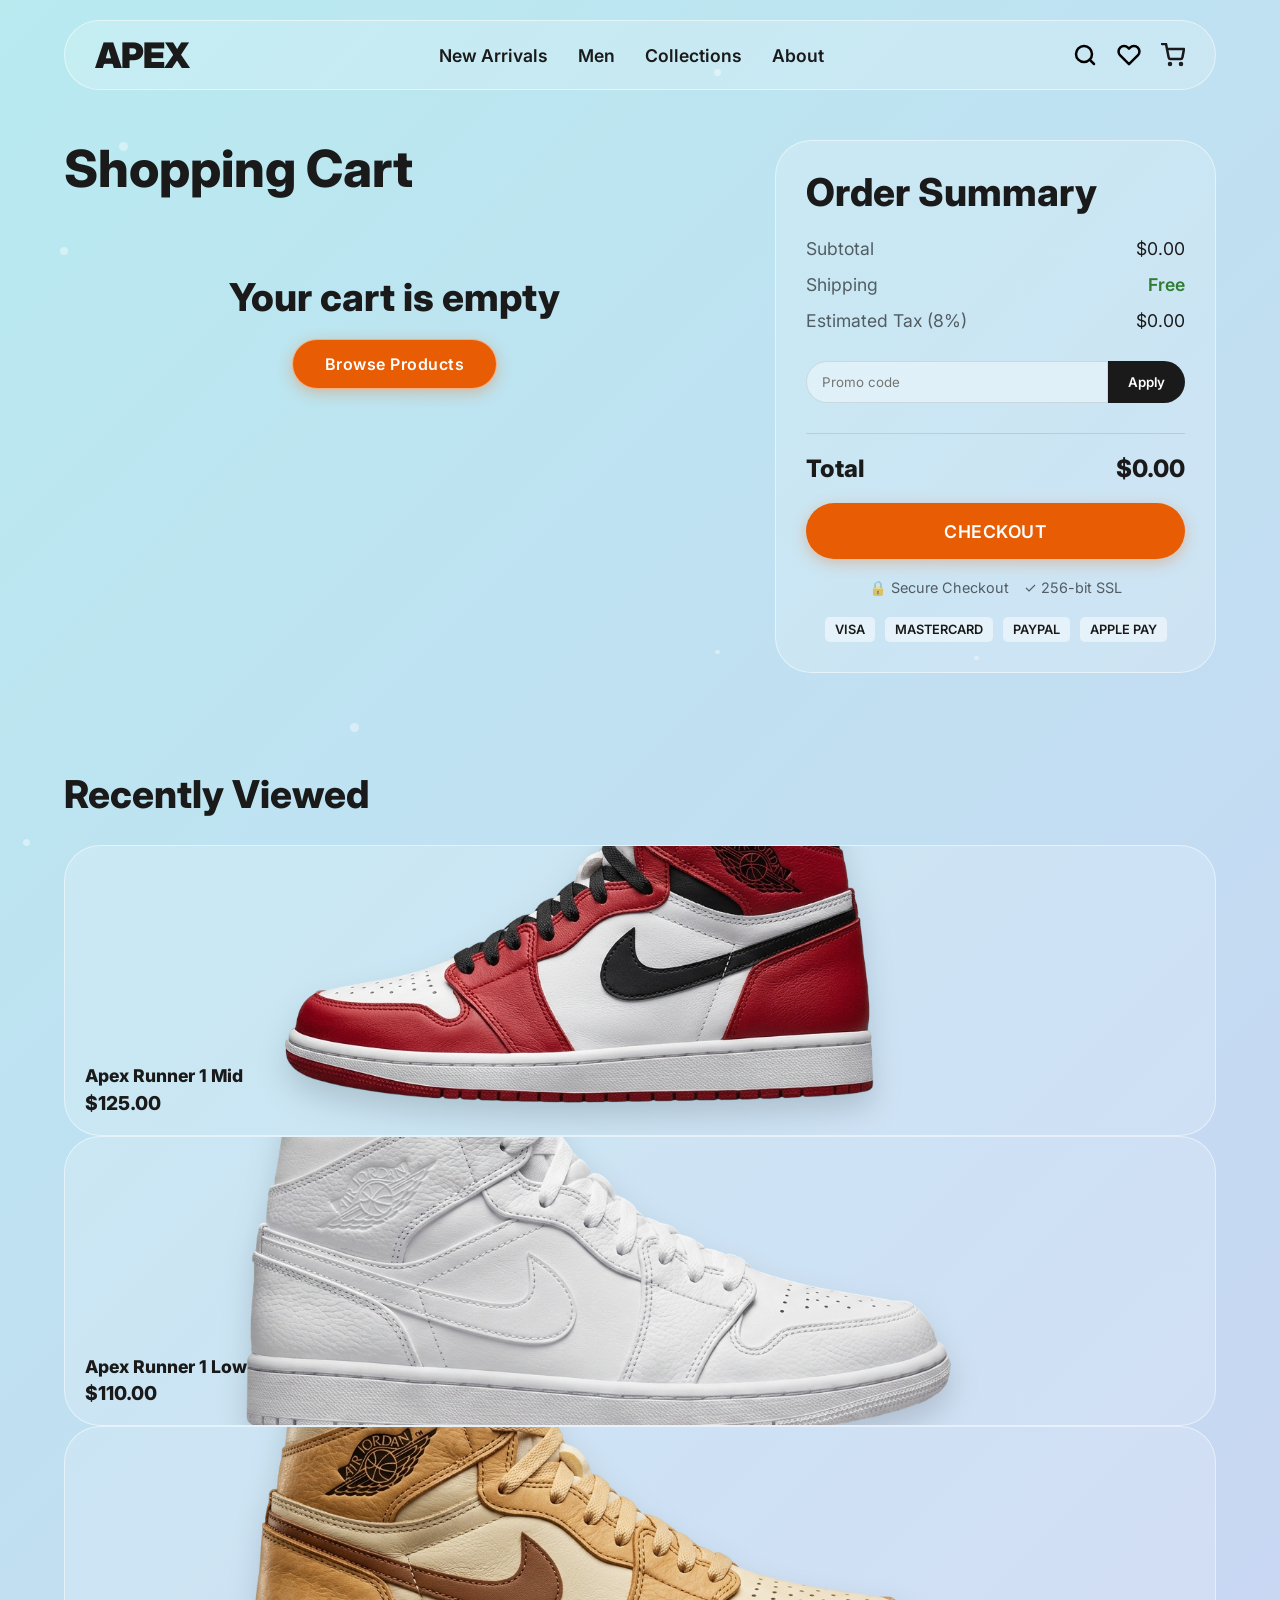
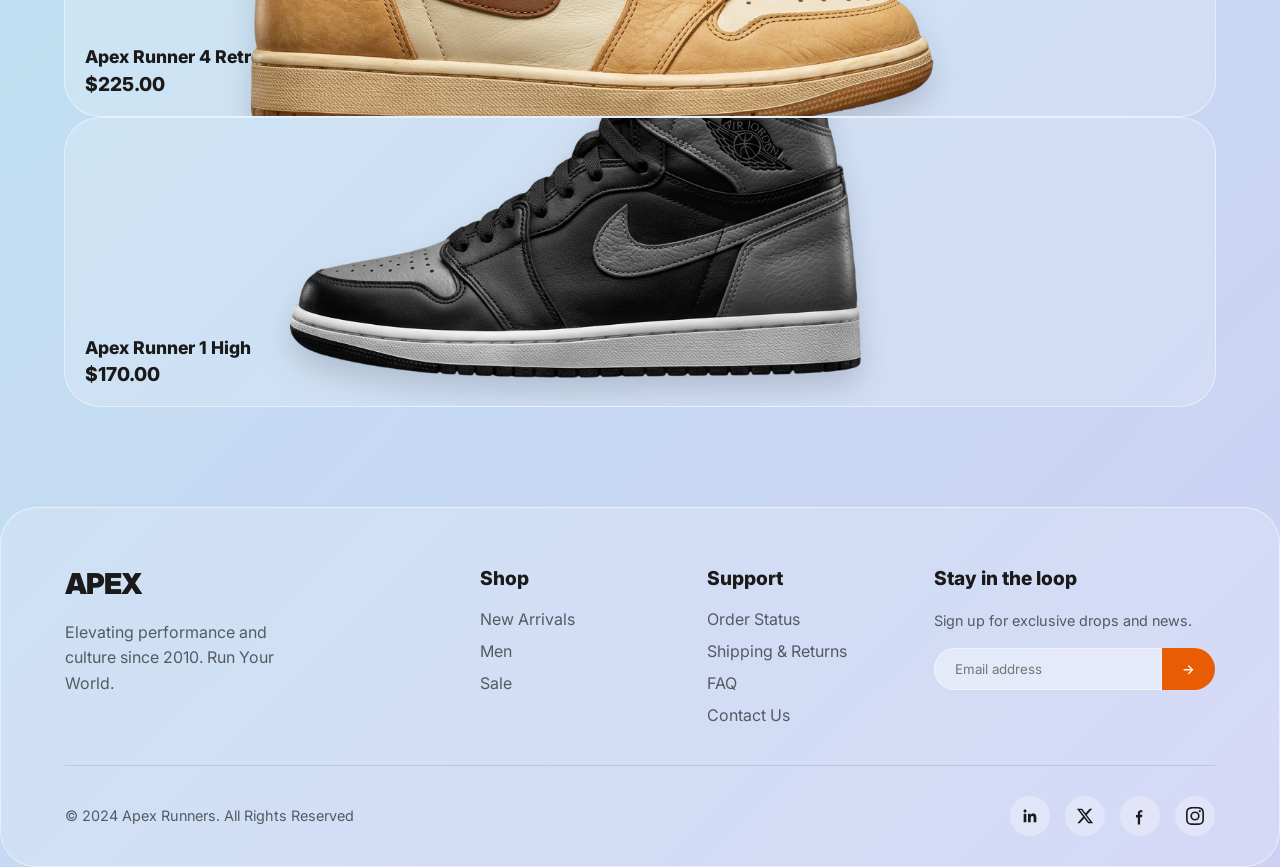
<file: cart.html>
<!DOCTYPE html>
<html lang="en">
<head>
  <meta charset="UTF-8">
  <meta name="viewport" content="width=device-width, initial-scale=1.0">
  <title>Shopping Cart | APEX RUNNERS</title>
  <link rel="stylesheet" href="css/global.css">
  <link rel="stylesheet" href="css/animations.css">
  <link rel="stylesheet" href="css/components.css">
  <style>
    .cart-layout {
      display: grid;
      grid-template-columns: 1.5fr 1fr;
      gap: 50px;
      padding-top: 140px;
      padding-bottom: 100px;
      align-items: start;
    }

    .order-summary {
      padding: 30px;
      position: sticky;
      top: 100px;
    }

    .cart-item {
      display: flex;
      flex-wrap: wrap;
      gap: 20px;
      padding: 20px;
      margin-bottom: 20px;
      position: relative;
    }

    .cart-item-img {
      width: 100px;
      height: 100px;
      object-fit: contain;
      filter: drop-shadow(0 10px 10px rgba(0,0,0,0.1));
    }

    .cart-item-details {
      flex: 1;
      min-width: 200px;
      padding-right: 30px; /* space for close button */
    }

    .cart-item-close {
      position: absolute;
      top: 15px;
      right: 15px;
      font-size: 1.2rem;
      color: var(--text-muted);
      cursor: pointer;
    }

    @media (max-width: 1024px) {
      .cart-layout {
        grid-template-columns: 1fr;
      }
      .order-summary {
        position: relative;
        top: 0;
      }
    }

    .summary-row {
      display: flex;
      justify-content: space-between;
      margin-bottom: 15px;
      font-size: 1.1rem;
    }

    .summary-total {
      font-size: 1.5rem;
      font-weight: 800;
      margin: 20px 0;
      padding-top: 20px;
      border-top: 1px solid rgba(0,0,0,0.1);
    }

    .promo-input {
      display: flex;
      margin: 30px 0;
    }

    .promo-input input {
      flex: 1;
      padding: 12px 15px;
      border: 1px solid rgba(0,0,0,0.1);
      border-radius: var(--radius) 0 0 var(--radius);
      background: rgba(255,255,255,0.4);
      outline: none;
      font-family: inherit;
    }

    .promo-input button {
      padding: 12px 20px;
      background: var(--text-dark);
      color: white;
      border-radius: 0 var(--radius) var(--radius) 0;
      font-weight: 600;
    }

    .security-badges {
      display: flex;
      justify-content: center;
      gap: 15px;
      margin-top: 20px;
      color: var(--text-muted);
      font-size: 0.9rem;
    }

    .payment-icons {
      display: flex;
      justify-content: center;
      gap: 10px;
      margin-top: 20px;
    }

    .payment-icons span {
      background: rgba(255,255,255,0.5);
      padding: 5px 10px;
      border-radius: 5px;
      font-size: 0.8rem;
      font-weight: 600;
    }

    @media (max-width: 1024px) {
      .cart-layout {
        grid-template-columns: 1fr;
      }
    }
  </style>
</head>
<body>

  <div id="particles-container"></div>

  <!-- Navbar -->
  <nav class="navbar glass">
    <div class="nav-brand"><a href="index.html">APEX</a></div>
    <ul class="nav-links">
      <li><a href="index.html">New Arrivals</a></li>
      <li><a href="collection.html">Men</a></li>
      <li><a href="collection.html">Collections</a></li>
      <li><a href="about.html">About</a></li>
    </ul>
    <div class="nav-icons">
      <button class="icon-btn"><svg width="20" height="20" viewBox="0 0 24 24" fill="none" stroke="currentColor" stroke-width="2.5" stroke-linecap="round" stroke-linejoin="round"><circle cx="11" cy="11" r="8"></circle><line x1="21" y1="21" x2="16.65" y2="16.65"></line></svg></button>
      <button class="icon-btn"><svg width="20" height="20" viewBox="0 0 24 24" fill="none" stroke="currentColor" stroke-width="2.5" stroke-linecap="round" stroke-linejoin="round"><path d="M20.84 4.61a5.5 5.5 0 0 0-7.78 0L12 5.67l-1.06-1.06a5.5 5.5 0 0 0-7.78 7.78l1.06 1.06L12 21.23l7.78-7.78 1.06-1.06a5.5 5.5 0 0 0 0-7.78z"></path></svg></button>
      <a href="cart.html" class="icon-btn">
        <svg width="20" height="20" viewBox="0 0 24 24" fill="none" stroke="currentColor" stroke-width="2.5" stroke-linecap="round" stroke-linejoin="round"><circle cx="9" cy="21" r="1"></circle><circle cx="20" cy="21" r="1"></circle><path d="M1 1h4l2.68 13.39a2 2 0 0 0 2 1.61h9.72a2 2 0 0 0 2-1.61L23 6H6"></path></svg><span class="cart-badge">0</span>
      </a>
      <button class="mobile-menu-btn">☰</button>
    </div>
  </nav>

  <div class="mobile-drawer glass">
    <a href="index.html">New Arrivals</a>
    <a href="collection.html">Men</a>
    <a href="collection.html">Collections</a>
    <a href="about.html">About</a>
  </div>

  <div class="container cart-layout">
    <div class="cart-items reveal stagger-1">
      <h2 style="margin-bottom: 30px;">Shopping Cart</h2>
      
      <div id="cart-items-container">
        <!-- Rendered via JS -->
      </div>
    </div>

    <div class="reveal stagger-2">
      <div class="order-summary glass">
        <h3 style="margin-bottom: 25px;">Order Summary</h3>
        
        <div class="summary-row">
          <span style="color: var(--text-muted);">Subtotal</span>
          <span id="cart-subtotal">$0.00</span>
        </div>
        <div class="summary-row">
          <span style="color: var(--text-muted);">Shipping</span>
          <span style="color: #2e7d32; font-weight: 600;">Free</span>
        </div>
        <div class="summary-row">
          <span style="color: var(--text-muted);">Estimated Tax (8%)</span>
          <span id="cart-tax">$0.00</span>
        </div>

        <div class="promo-input">
          <input type="text" placeholder="Promo code">
          <button>Apply</button>
        </div>

        <div class="summary-row summary-total">
          <span>Total</span>
          <span id="cart-total">$0.00</span>
        </div>

        <button class="btn btn-primary magnetic btn-full" style="font-size: 1.1rem;">CHECKOUT</button>

        <div class="security-badges">
          <span>🔒 Secure Checkout</span>
          <span>✓ 256-bit SSL</span>
        </div>
        
        <div class="payment-icons">
          <span>VISA</span>
          <span>MASTERCARD</span>
          <span>PAYPAL</span>
          <span>APPLE PAY</span>
        </div>
      </div>
    </div>
  </div>

  <!-- Recently Viewed -->
  <section class="container section-pad">
    <h3 class="reveal" style="margin-bottom: 30px;">Recently Viewed</h3>
    <div class="horizontal-scroll">
      <!-- Just hardcoding a couple for UI sake, logic could be dynamic -->
      <div class="product-card glass hover-lift reveal stagger-1" style="min-width: 250px;">
        <div class="product-image-wrap" style="height: 180px;">
          <a href="product.html?id=2"><img src="images/img2.png?v=2" alt="Jordan"></a>
        </div>
        <div class="product-info">
          <h4>Apex Runner 1 Mid</h4>
          <div class="price">$125.00</div>
        </div>
      </div>
      <div class="product-card glass hover-lift reveal stagger-2" style="min-width: 250px;">
        <div class="product-image-wrap" style="height: 180px;">
          <a href="product.html?id=3"><img src="images/img3.png?v=2" alt="Jordan"></a>
        </div>
        <div class="product-info">
          <h4>Apex Runner 1 Low</h4>
          <div class="price">$110.00</div>
        </div>
      </div>
      <div class="product-card glass hover-lift reveal stagger-3" style="min-width: 250px;">
        <div class="product-image-wrap" style="height: 180px;">
          <a href="product.html?id=4"><img src="images/img4.png?v=2" alt="Jordan"></a>
        </div>
        <div class="product-info">
          <h4>Apex Runner 4 Retro</h4>
          <div class="price">$225.00</div>
        </div>
      </div>
      <div class="product-card glass hover-lift reveal stagger-4" style="min-width: 250px;">
        <div class="product-image-wrap" style="height: 180px;">
          <a href="product.html?id=5"><img src="images/img5.png" alt="Jordan"></a>
        </div>
        <div class="product-info">
          <h4>Apex Runner 1 High</h4>
          <div class="price">$170.00</div>
        </div>
      </div>
    </div>
  </section>

  <!-- Footer -->
  <footer class="glass">
    <div class="container">
      <div class="footer-grid">
        <div class="footer-col">
          <h4 style="font-weight: 900; font-size: 1.8rem; letter-spacing: -1px;">APEX</h4>
          <p style="color: var(--text-muted); max-width: 250px;">Elevating performance and culture since 2010. Run Your World.</p>
        </div>
        <div class="footer-col">
          <h4>Shop</h4>
          <div class="footer-links">
            <a href="collection.html">New Arrivals</a>
            <a href="collection.html">Men</a>
            <a href="collection.html">Sale</a>
          </div>
        </div>
        <div class="footer-col">
          <h4>Support</h4>
          <div class="footer-links">
            <a href="#">Order Status</a>
            <a href="#">Shipping & Returns</a>
            <a href="#">FAQ</a>
            <a href="#">Contact Us</a>
          </div>
        </div>
        <div class="footer-col">
          <h4>Stay in the loop</h4>
          <p style="font-size: 0.9rem; color: var(--text-muted);">Sign up for exclusive drops and news.</p>
          <form class="newsletter-form">
            <input type="email" placeholder="Email address" required>
            <button type="submit">→</button>
          </form>
        </div>
      </div>
      <div class="footer-bottom">
        <div style="color: var(--text-muted); font-size: 0.9rem;">&copy; 2024 Apex Runners. All Rights Reserved</div>
        <div class="social-icons">
          <a href="#" aria-label="LinkedIn">
            <svg viewBox="0 0 24 24" xmlns="http://www.w3.org/2000/svg">
              <path d="M20.447 20.452h-3.554v-5.569c0-1.328-.027-3.037-1.852-3.037-1.853 0-2.136 1.445-2.136 2.939v5.667H9.351V9h3.414v1.561h.046c.477-.9 1.637-1.85 3.37-1.85 3.601 0 4.267 2.37 4.267 5.455v6.286zM5.337 7.433c-1.144 0-2.063-.926-2.063-2.065 0-1.138.92-2.063 2.063-2.063 1.14 0 2.064.925 2.064 2.063 0 1.139-.925 2.065-2.064 2.065zm1.782 13.019H3.555V9h3.564v11.452z"/>
            </svg>
          </a>
          <a href="#" aria-label="Twitter X">
            <svg viewBox="0 0 24 24" xmlns="http://www.w3.org/2000/svg">
              <path d="M18.244 2.25h3.308l-7.227 8.26 8.502 11.24H16.17l-5.214-6.817L4.99 21.75H1.68l7.73-8.835L1.254 2.25H8.08l4.713 6.231zm-1.161 17.52h1.833L7.084 4.126H5.117z"/>
            </svg>
          </a>
          <a href="#" aria-label="Facebook">
            <svg viewBox="0 0 24 24" xmlns="http://www.w3.org/2000/svg">
              <path d="M9.101 23.685v-9.58H6.559v-3.411h2.542V8.139c0-2.518 1.538-3.89 3.785-3.89 1.076 0 2.002.08 2.272.116v2.634h-1.558c-1.222 0-1.458.58-1.458 1.433v1.881h2.915l-.38 3.411h-2.535v9.58H9.101z"/>
            </svg>
          </a>
          <a href="#" aria-label="Instagram">
            <svg viewBox="0 0 24 24" xmlns="http://www.w3.org/2000/svg">
              <path d="M12 2.163c3.204 0 3.584.012 4.85.07 3.252.148 4.771 1.691 4.919 4.919.058 1.265.069 1.645.069 4.849 0 3.205-.012 3.584-.069 4.849-.149 3.225-1.664 4.771-4.919 4.919-1.266.058-1.644.07-4.85.07-3.204 0-3.584-.012-4.849-.07-3.26-.149-4.771-1.699-4.919-4.92-.058-1.265-.07-1.644-.07-4.849 0-3.204.013-3.583.07-4.849.149-3.227 1.664-4.771 4.919-4.919 1.266-.057 1.645-.069 4.849-.069zM12 0C8.741 0 8.333.014 7.053.072 2.695.272.273 2.69.073 7.051C.014 8.333 0 8.741 0 12c0 3.259.014 3.668.072 4.948.2 4.358 2.618 6.78 6.98 6.98C8.333 23.986 8.741 24 12 24c3.259 0 3.668-.014 4.948-.072 4.354-.2 6.782-2.618 6.979-6.98.059-1.28.073-1.689.073-4.948 0-3.259-.014-3.667-.072-4.947-.196-4.354-2.617-6.78-6.979-6.98C15.668.014 15.259 0 12 0zm0 5.838a6.162 6.162 0 1 0 0 12.324 6.162 6.162 0 0 0 0-12.324zM12 16a4 4 0 1 1 0-8 4 4 0 0 1 0 8zm6.406-11.845a1.44 1.44 0 1 0 0 2.881 1.44 1.44 0 0 0 0-2.881z"/>
            </svg>
          </a>
        </div>
      </div>
    </div>
  </footer>

  <script src="js/main.js"></script>
  <script src="js/cart.js"></script>
  <script src="js/animations.js"></script>
</body>
</html>
</file>
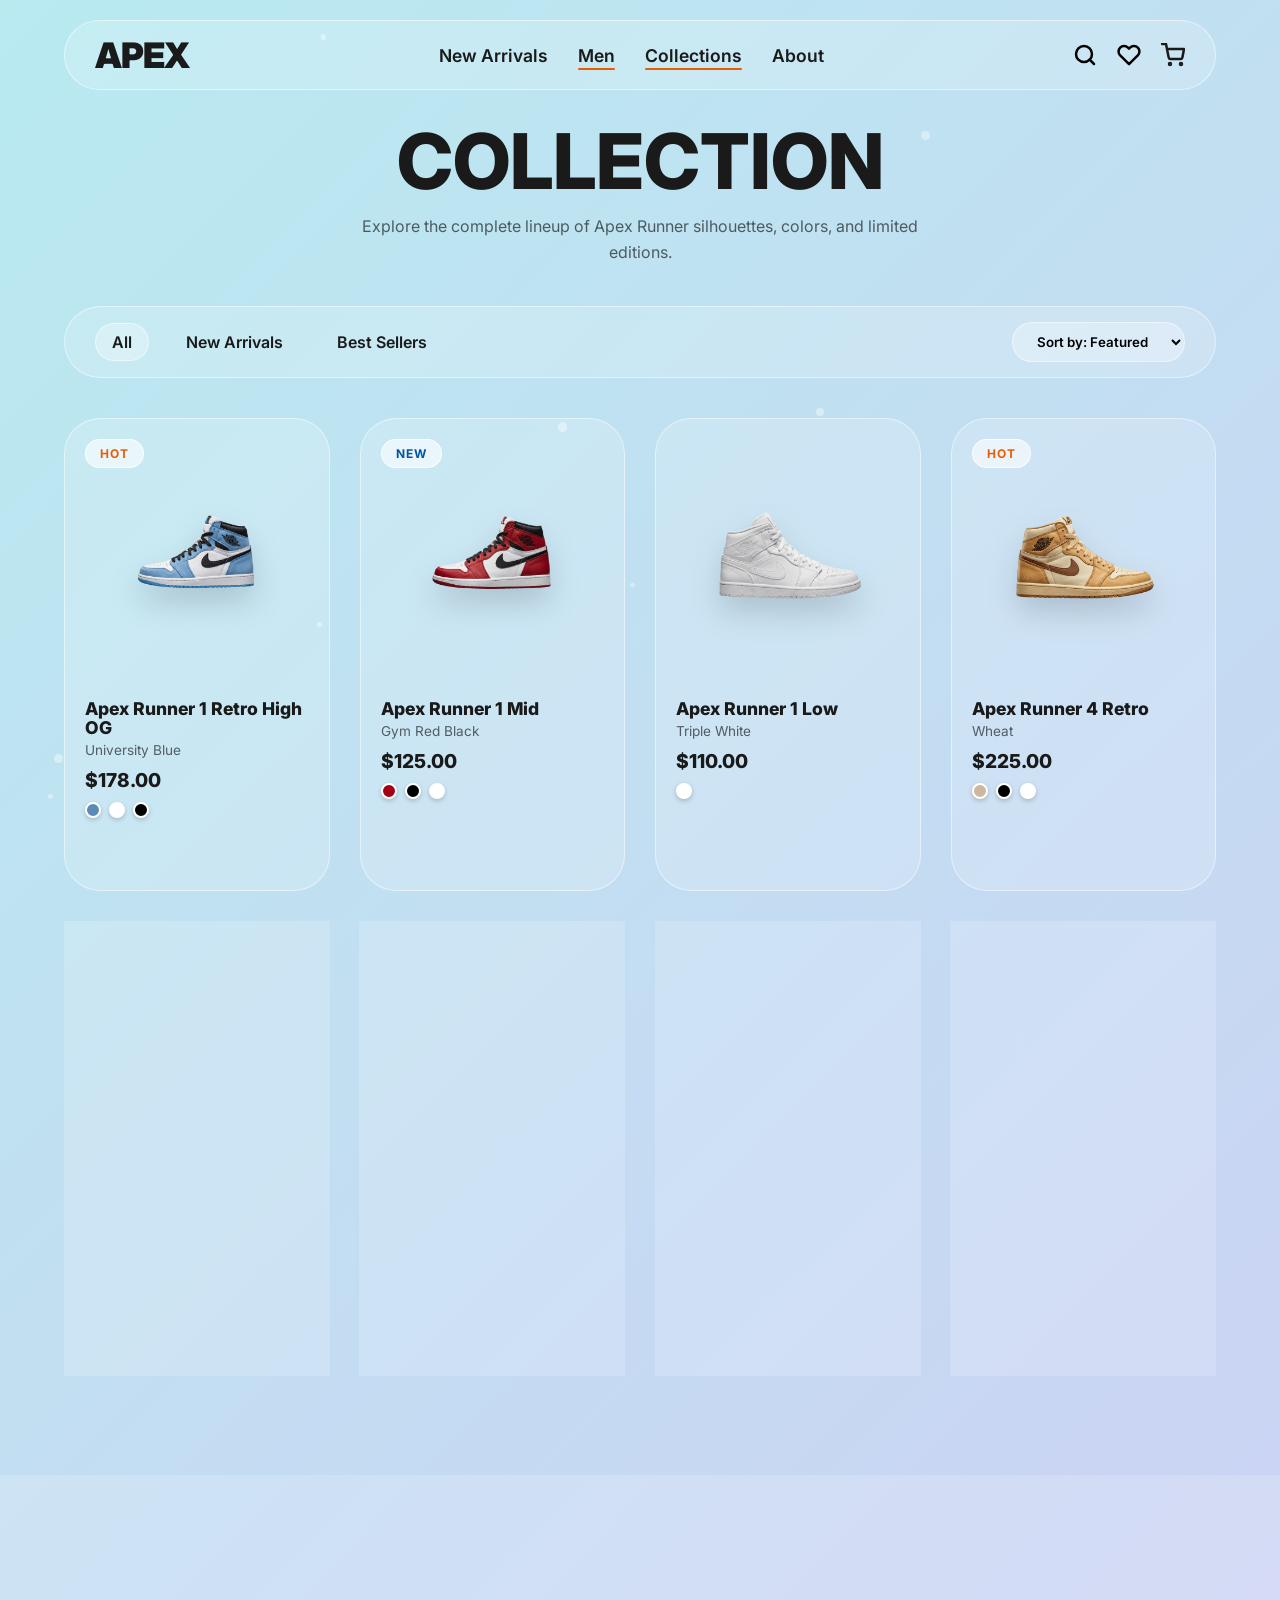
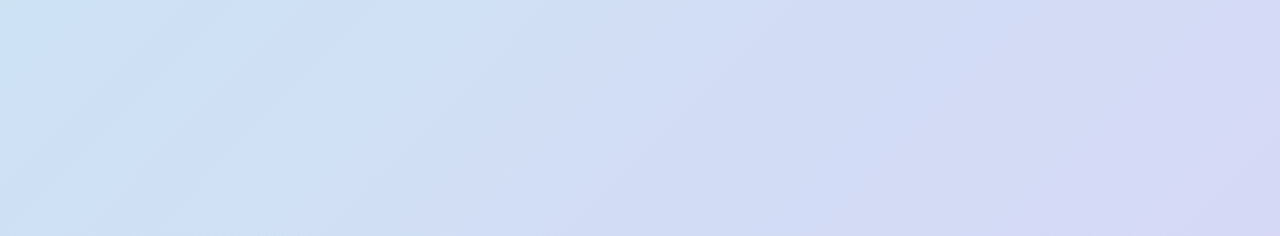
<file: collection.html>
<!DOCTYPE html>
<html lang="en">
<head>
  <meta charset="UTF-8">
  <meta name="viewport" content="width=device-width, initial-scale=1.0">
  <title>Collection | APEX RUNNERS</title>
  <link rel="stylesheet" href="css/global.css">
  <link rel="stylesheet" href="css/animations.css">
  <link rel="stylesheet" href="css/components.css">
  <style>
    .collection-hero {
      padding-top: 120px;
      padding-bottom: 40px;
      text-align: center;
    }
    
    .collection-hero h1 {
      font-size: clamp(3rem, 6vw, 5rem);
      margin-bottom: 10px;
    }

    .filter-bar {
      position: sticky;
      top: 90px;
      z-index: 100;
      padding: 15px 30px;
      display: flex;
      justify-content: space-between;
      align-items: center;
      margin-bottom: 40px;
      border-radius: var(--radius);
    }

    .filter-links {
      display: flex;
      gap: 20px;
      flex-wrap: wrap;
    }

    .filter-links a {
      font-weight: 600;
      padding: 8px 16px;
      border-radius: 100px;
      border: 1px solid transparent;
    }

    .filter-links a.active, .filter-links a:hover {
      background: rgba(255,255,255,0.3);
      border-color: rgba(255,255,255,0.5);
    }

    .sort-dropdown select {
      background: rgba(255,255,255,0.3);
      border: var(--glass-border);
      padding: 10px 20px;
      border-radius: 100px;
      font-family: inherit;
      font-weight: 600;
      outline: none;
      cursor: pointer;
    }

    .products-grid {
      display: grid;
      grid-template-columns: repeat(4, 1fr);
      gap: 30px;
      margin-bottom: 60px;
    }

    .pagination {
      display: flex;
      justify-content: center;
      gap: 10px;
      margin-bottom: 100px;
    }

    .page-num {
      width: 40px;
      height: 40px;
      display: flex;
      align-items: center;
      justify-content: center;
      border-radius: 50%;
      font-weight: 600;
      border: var(--glass-border);
      background: rgba(255,255,255,0.2);
    }

    .page-num.active {
      background: var(--text-dark);
      color: white;
    }

    /* Modal Adjustments */
    .modal-layout {
      display: grid;
      grid-template-columns: 1fr 1fr;
      gap: 30px;
      padding: 40px;
    }

    .modal-img-wrap {
      display: flex;
      align-items: center;
      justify-content: center;
      background: rgba(255,255,255,0.1);
      border-radius: 20px;
      padding: 20px;
    }

    .modal-img-wrap img {
      width: 100%;
      filter: drop-shadow(0 20px 20px rgba(0,0,0,0.15));
      animation: bobble 4s ease-in-out infinite;
    }

    .modal-details h2 {
      font-size: 2rem;
      margin-bottom: 10px;
    }

    @media (max-width: 1024px) {
      .products-grid { grid-template-columns: repeat(2, 1fr); }
    }
    @media (max-width: 640px) {
      .products-grid { grid-template-columns: 1fr; }
      .filter-bar { flex-direction: column; gap: 15px; }
      .modal-layout { grid-template-columns: 1fr; }
    }
  </style>
</head>
<body>

  <div id="particles-container"></div>

  <!-- Navbar -->
  <nav class="navbar glass">
    <div class="nav-brand"><a href="index.html">APEX</a></div>
    <ul class="nav-links">
      <li><a href="index.html">New Arrivals</a></li>
      <li><a href="collection.html">Men</a></li>
      <li><a href="collection.html" class="active">Collections</a></li>
      <li><a href="about.html">About</a></li>
    </ul>
    <div class="nav-icons">
      <button class="icon-btn"><svg width="20" height="20" viewBox="0 0 24 24" fill="none" stroke="currentColor" stroke-width="2.5" stroke-linecap="round" stroke-linejoin="round"><circle cx="11" cy="11" r="8"></circle><line x1="21" y1="21" x2="16.65" y2="16.65"></line></svg></button>
      <button class="icon-btn"><svg width="20" height="20" viewBox="0 0 24 24" fill="none" stroke="currentColor" stroke-width="2.5" stroke-linecap="round" stroke-linejoin="round"><path d="M20.84 4.61a5.5 5.5 0 0 0-7.78 0L12 5.67l-1.06-1.06a5.5 5.5 0 0 0-7.78 7.78l1.06 1.06L12 21.23l7.78-7.78 1.06-1.06a5.5 5.5 0 0 0 0-7.78z"></path></svg></button>
      <a href="cart.html" class="icon-btn">
        <svg width="20" height="20" viewBox="0 0 24 24" fill="none" stroke="currentColor" stroke-width="2.5" stroke-linecap="round" stroke-linejoin="round"><circle cx="9" cy="21" r="1"></circle><circle cx="20" cy="21" r="1"></circle><path d="M1 1h4l2.68 13.39a2 2 0 0 0 2 1.61h9.72a2 2 0 0 0 2-1.61L23 6H6"></path></svg><span class="cart-badge">0</span>
      </a>
      <button class="mobile-menu-btn">☰</button>
    </div>
  </nav>

  <div class="mobile-drawer glass">
    <a href="index.html">New Arrivals</a>
    <a href="collection.html">Men</a>
    <a href="collection.html">Collections</a>
    <a href="about.html">About</a>
  </div>

  <section class="container collection-hero">
    <h1 class="reveal stagger-1">COLLECTION</h1>
    <p class="reveal stagger-2" style="max-width: 600px; margin: 0 auto; color: var(--text-muted);">Explore the complete lineup of Apex Runner silhouettes, colors, and limited editions.</p>
  </section>

  <section class="container">
    <div class="filter-bar glass reveal stagger-3">
      <div class="filter-links">
        <a href="#" class="active">All</a>
        <a href="#">New Arrivals</a>
        <a href="#">Best Sellers</a>
      </div>
      <div class="sort-dropdown">
        <select>
          <option>Sort by: Featured</option>
          <option>Newest</option>
          <option>Price: High-Low</option>
          <option>Price: Low-High</option>
        </select>
      </div>
    </div>

    <div class="products-grid" id="products-grid">
      <!-- Skeletons -->
      <div class="product-card glass skeleton" style="height: 450px;"></div>
      <div class="product-card glass skeleton" style="height: 450px;"></div>
      <div class="product-card glass skeleton" style="height: 450px;"></div>
      <div class="product-card glass skeleton" style="height: 450px;"></div>
      <div class="product-card glass skeleton" style="height: 450px;"></div>
      <div class="product-card glass skeleton" style="height: 450px;"></div>
      <div class="product-card glass skeleton" style="height: 450px;"></div>
      <div class="product-card glass skeleton" style="height: 450px;"></div>
    </div>
  </section>

  <!-- Footer -->
  <footer class="glass">
    <div class="container">
      <div class="footer-grid">
        <div class="footer-col">
          <h4 style="font-weight: 900; font-size: 1.8rem; letter-spacing: -1px;">APEX</h4>
          <p style="color: var(--text-muted); max-width: 250px;">Elevating performance and culture since 2010. Run Your World.</p>
        </div>
        <div class="footer-col">
          <h4>Shop</h4>
          <div class="footer-links">
            <a href="collection.html">New Arrivals</a>
            <a href="collection.html">Men</a>
            <a href="collection.html">Sale</a>
          </div>
        </div>
        <div class="footer-col">
          <h4>Support</h4>
          <div class="footer-links">
            <a href="#">Order Status</a>
            <a href="#">Shipping & Returns</a>
            <a href="#">FAQ</a>
            <a href="#">Contact Us</a>
          </div>
        </div>
        <div class="footer-col">
          <h4>Stay in the loop</h4>
          <p style="font-size: 0.9rem; color: var(--text-muted);">Sign up for exclusive drops and news.</p>
          <form class="newsletter-form">
            <input type="email" placeholder="Email address" required>
            <button type="submit">→</button>
          </form>
        </div>
      </div>
      <div class="footer-bottom">
        <div style="color: var(--text-muted); font-size: 0.9rem;">&copy; 2024 Apex Runners. All Rights Reserved</div>
        <div class="social-icons">
          <a href="#" aria-label="LinkedIn">
            <svg viewBox="0 0 24 24" xmlns="http://www.w3.org/2000/svg">
              <path d="M20.447 20.452h-3.554v-5.569c0-1.328-.027-3.037-1.852-3.037-1.853 0-2.136 1.445-2.136 2.939v5.667H9.351V9h3.414v1.561h.046c.477-.9 1.637-1.85 3.37-1.85 3.601 0 4.267 2.37 4.267 5.455v6.286zM5.337 7.433c-1.144 0-2.063-.926-2.063-2.065 0-1.138.92-2.063 2.063-2.063 1.14 0 2.064.925 2.064 2.063 0 1.139-.925 2.065-2.064 2.065zm1.782 13.019H3.555V9h3.564v11.452z"/>
            </svg>
          </a>
          <a href="#" aria-label="Twitter X">
            <svg viewBox="0 0 24 24" xmlns="http://www.w3.org/2000/svg">
              <path d="M18.244 2.25h3.308l-7.227 8.26 8.502 11.24H16.17l-5.214-6.817L4.99 21.75H1.68l7.73-8.835L1.254 2.25H8.08l4.713 6.231zm-1.161 17.52h1.833L7.084 4.126H5.117z"/>
            </svg>
          </a>
          <a href="#" aria-label="Facebook">
            <svg viewBox="0 0 24 24" xmlns="http://www.w3.org/2000/svg">
              <path d="M9.101 23.685v-9.58H6.559v-3.411h2.542V8.139c0-2.518 1.538-3.89 3.785-3.89 1.076 0 2.002.08 2.272.116v2.634h-1.558c-1.222 0-1.458.58-1.458 1.433v1.881h2.915l-.38 3.411h-2.535v9.58H9.101z"/>
            </svg>
          </a>
          <a href="#" aria-label="Instagram">
            <svg viewBox="0 0 24 24" xmlns="http://www.w3.org/2000/svg">
              <path d="M12 2.163c3.204 0 3.584.012 4.85.07 3.252.148 4.771 1.691 4.919 4.919.058 1.265.069 1.645.069 4.849 0 3.205-.012 3.584-.069 4.849-.149 3.225-1.664 4.771-4.919 4.919-1.266.058-1.644.07-4.85.07-3.204 0-3.584-.012-4.849-.07-3.26-.149-4.771-1.699-4.919-4.92-.058-1.265-.07-1.644-.07-4.849 0-3.204.013-3.583.07-4.849.149-3.227 1.664-4.771 4.919-4.919 1.266-.057 1.645-.069 4.849-.069zM12 0C8.741 0 8.333.014 7.053.072 2.695.272.273 2.69.073 7.051C.014 8.333 0 8.741 0 12c0 3.259.014 3.668.072 4.948.2 4.358 2.618 6.78 6.98 6.98C8.333 23.986 8.741 24 12 24c3.259 0 3.668-.014 4.948-.072 4.354-.2 6.782-2.618 6.979-6.98.059-1.28.073-1.689.073-4.948 0-3.259-.014-3.667-.072-4.947-.196-4.354-2.617-6.78-6.979-6.98C15.668.014 15.259 0 12 0zm0 5.838a6.162 6.162 0 1 0 0 12.324 6.162 6.162 0 0 0 0-12.324zM12 16a4 4 0 1 1 0-8 4 4 0 0 1 0 8zm6.406-11.845a1.44 1.44 0 1 0 0 2.881 1.44 1.44 0 0 0 0-2.881z"/>
            </svg>
          </a>
        </div>
      </div>
    </div>
  </footer>

  <!-- Quick View Modal -->
  <div class="modal-overlay" id="quickViewModal">
    <button class="modal-close" onclick="closeModal()" style="background: rgba(0,0,0,0.1); color: #333;">✕</button>
    <div class="modal-content" style="background: #fff; border-radius: 28px; box-shadow: 0 40px 80px rgba(0,0,0,0.2);">
      <div class="modal-layout" id="modal-content-area">
        <!-- Injected via JS -->
      </div>
    </div>
  </div>

  <script src="js/main.js"></script>
  <script src="js/cart.js"></script>
  <script src="js/animations.js"></script>
  <script>
    let productsData = [];

    document.addEventListener('DOMContentLoaded', async () => {
      productsData = await fetchProducts();
      
      // Simulate 300ms network delay for effect
      setTimeout(() => {
        renderProducts(productsData);
      }, 300);
    });

    function renderProducts(products) {
      const container = document.getElementById('products-grid');
      container.innerHTML = '';
      
      products.slice(0, 8).forEach((p, idx) => {
        const pObj = JSON.stringify({id: p.id, name: p.name, price: p.price, image: p.image, colorway: p.colorway}).replace(/"/g, '&quot;');
        
        container.innerHTML += `
          <div class="product-card glass hover-lift reveal" style="animation-delay: ${(idx % 4) * 100}ms">
            ${p.tag ? `<div class="badge ${p.tag.toLowerCase()}" style="position: absolute; top: 20px; left: 20px; z-index: 10;">${p.tag}</div>` : ''}
            <button class="wishlist-btn" onclick="toggleWishlist(this, event)" style="position: absolute; top: 20px; right: 20px; z-index: 10; transition: transform 0.2s;"><svg width="20" height="20" viewBox="0 0 24 24" fill="none" stroke="currentColor" stroke-width="2.5" stroke-linecap="round" stroke-linejoin="round"><path d="M20.84 4.61a5.5 5.5 0 0 0-7.78 0L12 5.67l-1.06-1.06a5.5 5.5 0 0 0-7.78 7.78l1.06 1.06L12 21.23l7.78-7.78 1.06-1.06a5.5 5.5 0 0 0 0-7.78z"></path></svg></button>
            <div class="product-image-wrap" style="cursor: pointer;" onclick="openModal('${p.id}')">
              <img src="${p.image}" alt="${p.name}">
            </div>
            <div class="product-info">
              <h4><a href="product.html?id=${p.id}">${p.name}</a></h4>
              <div class="colorway">${p.colorway}</div>
              <div class="price">$${p.price.toFixed(2)}</div>
              <div class="color-dots">
                ${p.colors.map(c => `<div class="color-dot" style="background: ${c}"></div>`).join('')}
              </div>
              <button class="product-add-btn" onclick="event.stopPropagation(); cart.addItem(${pObj}, '${p.sizes[0]}', '${p.colors[0]}', 1)">ADD TO CART</button>
            </div>
          </div>
        `;
      });

      // trigger observer for new reveals
      const newReveals = container.querySelectorAll('.reveal');
      const observer = new IntersectionObserver(entries => {
        entries.forEach(e => {
          if(e.isIntersecting) {
            e.target.classList.add('active');
            observer.unobserve(e.target);
          }
        });
      }, { threshold: 0.1 });
      newReveals.forEach(r => observer.observe(r));
    }

    function openModal(id) {
      const p = productsData.find(prod => prod.id === id);
      if(!p) return;

      const pObj = JSON.stringify({id: p.id, name: p.name, price: p.price, image: p.image, colorway: p.colorway}).replace(/"/g, '&quot;');

      document.getElementById('modal-content-area').innerHTML = `
        <div class="modal-img-wrap">
          <img src="${p.image}" alt="${p.name}">
        </div>
        <div class="modal-details">
          <div style="font-weight: 700; color: var(--primary); margin-bottom: 10px;">${p.colorway}</div>
          <h2>${p.name}</h2>
          <div style="font-size: 1.5rem; font-weight: 800; margin-bottom: 20px;">$${p.price.toFixed(2)}</div>
          
          <div style="margin-bottom: 20px;">
            <div style="font-weight: 600; margin-bottom: 10px;">Select Size</div>
            <div style="display: flex; flex-wrap: wrap; gap: 8px;">
              ${p.sizes.map((s, i) => `<button class="size-btn ${i===0 ? 'active' : ''}" style="width: 40px; height: 40px; border:1px solid rgba(0,0,0,0.1); border-radius:50%; background: ${i===0 ? 'var(--text-dark)' : 'transparent'}; color: ${i===0 ? 'white' : 'inherit'};">${s}</button>`).join('')}
            </div>
          </div>

          <button class="btn btn-primary magnetic" style="width: 100%; margin-bottom: 10px;" onclick="cart.addItem(${pObj}, '${p.sizes[0]}', '${p.colors[0]}', 1); closeModal();">
            ADD TO CART
          </button>
          <a href="product.html?id=${p.id}" class="btn btn-outline" style="width: 100%; text-align: center; display: block;">View Full Details</a>
        </div>
      `;

      document.getElementById('quickViewModal').classList.add('active');
    }

    function closeModal() {
      document.getElementById('quickViewModal').classList.remove('active');
    }

    // Close modal on escape
    document.addEventListener('keydown', (e) => {
      if(e.key === 'Escape') closeModal();
    });
    
    // Close modal on outside click
    document.getElementById('quickViewModal').addEventListener('click', (e) => {
      if(e.target.id === 'quickViewModal') closeModal();
    });

    function toggleWishlist(btn, e) {
      e.stopPropagation(); // prevent modal opening
      const icon = btn.querySelector('svg');
      if(icon.getAttribute('fill') === 'none') {
        icon.setAttribute('fill', 'var(--primary)');
        icon.setAttribute('stroke', 'var(--primary)');
        btn.style.transform = 'scale(1.2)';
        setTimeout(() => btn.style.transform = 'scale(1)', 200);
      } else {
        icon.setAttribute('fill', 'none');
        icon.setAttribute('stroke', 'currentColor');
      }
    }
  </script>
</body>
</html>
</file>
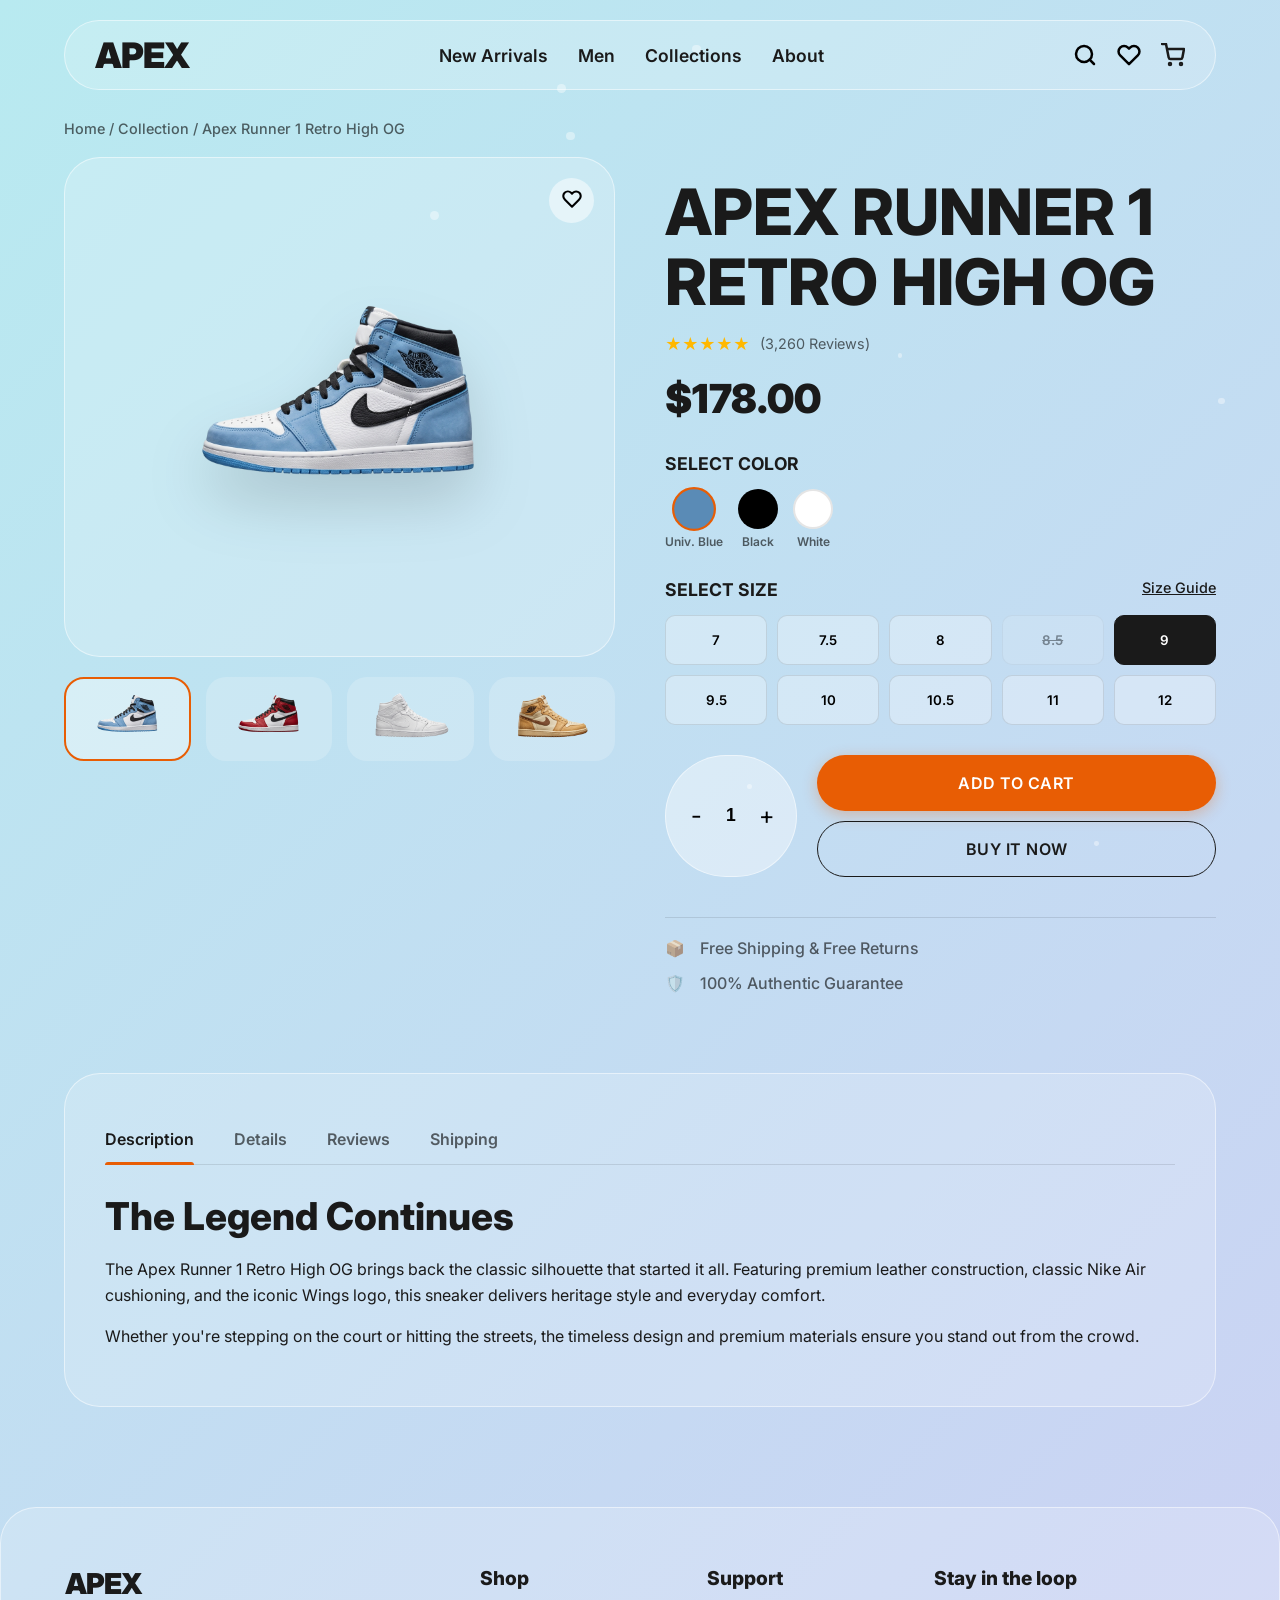
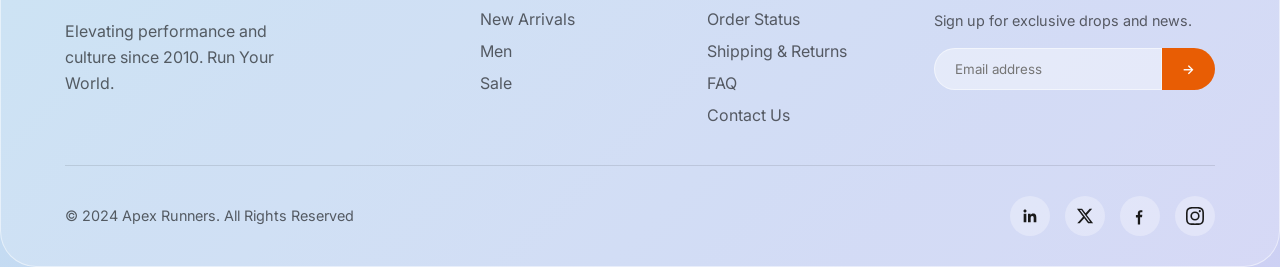
<file: product.html>
<!DOCTYPE html>
<html lang="en">
<head>
  <meta charset="UTF-8">
  <meta name="viewport" content="width=device-width, initial-scale=1.0">
  <title>Product Details | APEX RUNNERS</title>
  <link rel="stylesheet" href="css/global.css">
  <link rel="stylesheet" href="css/animations.css">
  <link rel="stylesheet" href="css/components.css">
  <style>
    .breadcrumb {
      padding: 120px 0 20px;
      color: var(--text-muted);
      font-weight: 500;
      font-size: 0.9rem;
    }

    .breadcrumb a:hover {
      color: var(--primary);
    }

    .product-layout {
      display: grid;
      grid-template-columns: 1fr 1fr;
      gap: 50px;
      margin-bottom: 80px;
    }

    .gallery-container {
      display: flex;
      flex-direction: column;
      gap: 20px;
    }

    .main-image {
      background: rgba(255,255,255,0.2);
      border-radius: var(--radius);
      padding: 40px;
      display: flex;
      align-items: center;
      justify-content: center;
      height: 500px;
      position: relative;
    }

    .main-image img {
      width: 100%;
      max-width: 500px;
      filter: drop-shadow(0 30px 30px rgba(0,0,0,0.15));
      animation: bobble 4s ease-in-out infinite;
    }

    .thumbnail-grid {
      display: grid;
      grid-template-columns: repeat(4, 1fr);
      gap: 15px;
    }

    .thumbnail {
      background: rgba(255,255,255,0.2);
      border-radius: 20px;
      padding: 10px;
      cursor: pointer;
      border: 2px solid transparent;
      transition: var(--transition);
    }

    .thumbnail:hover, .thumbnail.active {
      border-color: var(--primary);
      background: rgba(255,255,255,0.4);
    }

    .thumbnail img {
      width: 100%;
      object-fit: contain;
    }

    .product-details {
      padding-top: 20px;
    }

    .rating {
      color: #FFB800;
      margin-bottom: 10px;
      display: flex;
      align-items: center;
      gap: 10px;
    }

    .rating-count {
      color: var(--text-muted);
      font-size: 0.9rem;
    }

    .price-lg {
      font-size: 2.5rem;
      font-weight: 900;
      margin: 20px 0 30px;
    }

    .section-title {
      font-weight: 700;
      margin-bottom: 15px;
      font-size: 1.1rem;
    }

    .color-swatches {
      display: flex;
      gap: 15px;
      margin-bottom: 30px;
    }

    .color-swatch-wrap {
      display: flex;
      flex-direction: column;
      align-items: center;
      gap: 5px;
      cursor: pointer;
    }

    .color-swatch {
      width: 40px;
      height: 40px;
      border-radius: 50%;
      border: 2px solid rgba(0,0,0,0.1);
      transition: var(--transition);
    }

    .color-swatch-wrap:hover .color-swatch, .color-swatch-wrap.active .color-swatch {
      border-color: var(--primary);
      transform: scale(1.1);
    }

    .color-name {
      font-size: 0.75rem;
      color: var(--text-muted);
      font-weight: 600;
    }

    .size-grid {
      display: grid;
      grid-template-columns: repeat(5, 1fr);
      gap: 10px;
      margin-bottom: 30px;
    }

    .size-btn {
      height: 50px;
      border-radius: 10px;
      border: 1px solid rgba(0,0,0,0.1);
      background: rgba(255,255,255,0.3);
      font-weight: 600;
      transition: var(--transition);
    }

    .size-btn:hover:not(.disabled) {
      border-color: var(--text-dark);
    }

    .size-btn.active {
      background: var(--text-dark);
      color: white;
      border-color: var(--text-dark);
    }

    .size-btn.disabled {
      opacity: 0.4;
      text-decoration: line-through;
      cursor: not-allowed;
    }

    .action-row {
      display: flex;
      gap: 20px;
      margin-bottom: 40px;
    }

    .quantity-selector {
      display: flex;
      align-items: center;
      background: rgba(255,255,255,0.4);
      border-radius: 100px;
      padding: 5px 15px;
    }

    .quantity-btn {
      font-size: 1.5rem;
      width: 30px;
      height: 30px;
    }

    .quantity-input {
      width: 40px;
      text-align: center;
      background: transparent;
      border: none;
      font-weight: 700;
      font-size: 1.1rem;
    }

    .info-rows {
      display: flex;
      flex-direction: column;
      gap: 15px;
      border-top: 1px solid rgba(0,0,0,0.1);
      padding-top: 20px;
    }

    .info-row {
      display: flex;
      align-items: center;
      gap: 15px;
      color: var(--text-muted);
      font-weight: 500;
    }

    /* Tabs */
    .tabs-container {
      margin-top: 80px;
      margin-bottom: 80px;
    }

    .tab-headers {
      display: flex;
      gap: 40px;
      border-bottom: 1px solid rgba(0,0,0,0.1);
      margin-bottom: 30px;
    }

    .tab-header {
      padding: 15px 0;
      font-weight: 600;
      color: var(--text-muted);
      cursor: pointer;
      position: relative;
    }

    .tab-header.active {
      color: var(--text-dark);
    }

    .tab-header.active::after {
      content: '';
      position: absolute;
      bottom: -1px;
      left: 0;
      width: 100%;
      height: 3px;
      background: var(--primary);
      border-radius: 3px 3px 0 0;
    }

    .tab-content {
      display: none;
      animation: fadeIn 0.4s ease;
    }

    .tab-content.active {
      display: block;
    }

    .reviews-layout {
      display: grid;
      grid-template-columns: 1fr 2fr;
      gap: 50px;
    }

    .rating-bar-row {
      display: flex;
      align-items: center;
      gap: 10px;
      margin-bottom: 10px;
    }

    .rating-bar-bg {
      flex: 1;
      height: 8px;
      background: rgba(0,0,0,0.1);
      border-radius: 4px;
      overflow: hidden;
    }

    .rating-bar-fill {
      height: 100%;
      background: #FFB800;
      border-radius: 4px;
    }

    @media (max-width: 1024px) {
      .product-layout { grid-template-columns: 1fr; }
      .main-image { height: 400px; }
      .reviews-layout { grid-template-columns: 1fr; }
    }
  </style>
</head>
<body>

  <div id="particles-container"></div>

  <!-- Navbar -->
  <nav class="navbar glass">
    <div class="nav-brand"><a href="index.html">APEX</a></div>
    <ul class="nav-links">
      <li><a href="collection.html">New Arrivals</a></li>
      <li><a href="collection.html">Men</a></li>
      <li><a href="collection.html">Collections</a></li>
      <li><a href="about.html">About</a></li>
    </ul>
    <div class="nav-icons">
      <button class="icon-btn"><svg width="20" height="20" viewBox="0 0 24 24" fill="none" stroke="currentColor" stroke-width="2.5" stroke-linecap="round" stroke-linejoin="round"><circle cx="11" cy="11" r="8"></circle><line x1="21" y1="21" x2="16.65" y2="16.65"></line></svg></button>
      <button class="icon-btn"><svg width="20" height="20" viewBox="0 0 24 24" fill="none" stroke="currentColor" stroke-width="2.5" stroke-linecap="round" stroke-linejoin="round"><path d="M20.84 4.61a5.5 5.5 0 0 0-7.78 0L12 5.67l-1.06-1.06a5.5 5.5 0 0 0-7.78 7.78l1.06 1.06L12 21.23l7.78-7.78 1.06-1.06a5.5 5.5 0 0 0 0-7.78z"></path></svg></button>
      <a href="cart.html" class="icon-btn">
        <svg width="20" height="20" viewBox="0 0 24 24" fill="none" stroke="currentColor" stroke-width="2.5" stroke-linecap="round" stroke-linejoin="round"><circle cx="9" cy="21" r="1"></circle><circle cx="20" cy="21" r="1"></circle><path d="M1 1h4l2.68 13.39a2 2 0 0 0 2 1.61h9.72a2 2 0 0 0 2-1.61L23 6H6"></path></svg><span class="cart-badge">0</span>
      </a>
      <button class="mobile-menu-btn">☰</button>
    </div>
  </nav>

  <div class="mobile-drawer glass">
    <a href="collection.html">New Arrivals</a>
    <a href="collection.html">Men</a>
    <a href="collection.html">Collections</a>
    <a href="about.html">About</a>
  </div>

  <div class="container">
    <div class="breadcrumb reveal stagger-1" id="breadcrumb">
      <a href="index.html">Home</a> / <a href="collection.html">Men's Shoes</a> / <span>Apex Runner 1 Retro High OG</span>
    </div>

    <div class="product-layout">
      <!-- Left: Gallery -->
      <div class="gallery-container reveal stagger-2">
        <div class="main-image glass" id="mainImageContainer">
          <button class="wishlist-btn" style="position: absolute; top: 20px; right: 20px; background: rgba(255,255,255,0.5); border-radius: 50%; width: 45px; height: 45px; z-index: 10;"><svg width="20" height="20" viewBox="0 0 24 24" fill="none" stroke="currentColor" stroke-width="2.5" stroke-linecap="round" stroke-linejoin="round"><path d="M20.84 4.61a5.5 5.5 0 0 0-7.78 0L12 5.67l-1.06-1.06a5.5 5.5 0 0 0-7.78 7.78l1.06 1.06L12 21.23l7.78-7.78 1.06-1.06a5.5 5.5 0 0 0 0-7.78z"></path></svg></button>
          <img src="images/img1.png?v=2" alt="Apex Runner" id="mainImage">
        </div>
        <div class="thumbnail-grid" id="thumbnails">
          <div class="thumbnail active" onclick="changeMainImage('images/img1.png?v=2', this)">
            <img src="images/img1.png?v=2" alt="Thumb 1">
          </div>
          <div class="thumbnail" onclick="changeMainImage('images/img2.png?v=2', this)">
            <img src="images/img2.png?v=2" alt="Thumb 2">
          </div>
          <div class="thumbnail" onclick="changeMainImage('images/img3.png?v=2', this)">
            <img src="images/img3.png?v=2" alt="Thumb 3">
          </div>
          <div class="thumbnail" onclick="changeMainImage('images/img4.png?v=2', this)">
            <img src="images/img4.png?v=2" alt="Thumb 4">
          </div>
        </div>
      </div>

      <!-- Right: Details -->
      <div class="product-details reveal stagger-3" id="productDetailsArea">
        <h1 id="productTitle">Apex Runner 1 Retro High OG</h1>
        
        <div class="rating">
          ★★★★★ <span class="rating-count">(3,260 Reviews)</span>
        </div>

        <div class="price-lg" id="productPrice">$178.00</div>

        <div class="section-title">SELECT COLOR</div>
        <div class="color-swatches" id="colorSwatches">
          <div class="color-swatch-wrap active">
            <div class="color-swatch" style="background: #5A8BB6;"></div>
            <div class="color-name">Univ. Blue</div>
          </div>
          <div class="color-swatch-wrap">
            <div class="color-swatch" style="background: #000000;"></div>
            <div class="color-name">Black</div>
          </div>
          <div class="color-swatch-wrap">
            <div class="color-swatch" style="background: #FFFFFF;"></div>
            <div class="color-name">White</div>
          </div>
        </div>

        <div class="section-title" style="display: flex; justify-content: space-between;">
          <span>SELECT SIZE</span>
          <a href="#" style="font-weight: 500; font-size: 0.9rem; text-decoration: underline;">Size Guide</a>
        </div>
        <div class="size-grid" id="sizeGrid">
          <button class="size-btn">7</button>
          <button class="size-btn">7.5</button>
          <button class="size-btn">8</button>
          <button class="size-btn disabled">8.5</button>
          <button class="size-btn active">9</button>
          <button class="size-btn">9.5</button>
          <button class="size-btn">10</button>
          <button class="size-btn">10.5</button>
          <button class="size-btn">11</button>
          <button class="size-btn">12</button>
        </div>

        <div class="action-row">
          <div class="quantity-selector glass">
            <button class="quantity-btn" onclick="updateQty(-1)">-</button>
            <input type="text" class="quantity-input" id="qtyInput" value="1" readonly>
            <button class="quantity-btn" onclick="updateQty(1)">+</button>
          </div>
          <div style="flex: 1; display: flex; flex-direction: column; gap: 10px;">
            <button class="btn btn-primary magnetic btn-full" id="addToCartBtn">ADD TO CART</button>
            <button class="btn btn-outline magnetic btn-full">BUY IT NOW</button>
          </div>
        </div>

        <div class="info-rows">
          <div class="info-row">
            <span>📦</span> Free Shipping & Free Returns
          </div>
          <div class="info-row">
            <span>🛡️</span> 100% Authentic Guarantee
          </div>
        </div>
      </div>
    </div>

    <!-- Tabs -->
    <div class="tabs-container glass reveal" style="padding: 40px; border-radius: var(--radius);">
      <div class="tab-headers">
        <div class="tab-header active" onclick="switchTab('desc', this)">Description</div>
        <div class="tab-header" onclick="switchTab('details', this)">Details</div>
        <div class="tab-header" onclick="switchTab('reviews', this)">Reviews</div>
        <div class="tab-header" onclick="switchTab('shipping', this)">Shipping</div>
      </div>

      <div class="tab-content active" id="tab-desc">
        <h3 style="margin-bottom: 20px;">The Legend Continues</h3>
        <p>The Apex Runner 1 Retro High OG brings back the classic silhouette that started it all. Featuring premium leather construction, classic Nike Air cushioning, and the iconic Wings logo, this sneaker delivers heritage style and everyday comfort.</p>
        <p>Whether you're stepping on the court or hitting the streets, the timeless design and premium materials ensure you stand out from the crowd.</p>
      </div>

      <div class="tab-content" id="tab-details">
        <ul style="list-style: disc; padding-left: 20px; line-height: 1.8;">
          <li>Premium full-grain leather upper</li>
          <li>Encapsulated Nike Air-Sole unit for lightweight cushioning</li>
          <li>Solid rubber outsole with deep flex grooves for traction</li>
          <li>Padded collar for supportive comfort</li>
          <li>Perforations at the toe for breathability</li>
        </ul>
      </div>

      <div class="tab-content" id="tab-reviews">
        <div class="reviews-layout">
          <div>
            <div style="font-size: 4rem; font-weight: 900; line-height: 1;">4.8</div>
            <div style="color: #FFB800; font-size: 1.2rem; margin-bottom: 10px;">★★★★★</div>
            <div style="color: var(--text-muted); margin-bottom: 30px;">Based on 3,260 reviews</div>

            <div class="rating-bar-row">
              <span style="width: 10px;">5</span><span style="color: #FFB800;">★</span>
              <div class="rating-bar-bg"><div class="rating-bar-fill" style="width: 85%;"></div></div>
              <span style="font-size: 0.8rem; color: var(--text-muted);">85%</span>
            </div>
            <div class="rating-bar-row">
              <span style="width: 10px;">4</span><span style="color: #FFB800;">★</span>
              <div class="rating-bar-bg"><div class="rating-bar-fill" style="width: 10%;"></div></div>
              <span style="font-size: 0.8rem; color: var(--text-muted);">10%</span>
            </div>
            <div class="rating-bar-row">
              <span style="width: 10px;">3</span><span style="color: #FFB800;">★</span>
              <div class="rating-bar-bg"><div class="rating-bar-fill" style="width: 3%;"></div></div>
              <span style="font-size: 0.8rem; color: var(--text-muted);">3%</span>
            </div>
            <div class="rating-bar-row">
              <span style="width: 10px;">2</span><span style="color: #FFB800;">★</span>
              <div class="rating-bar-bg"><div class="rating-bar-fill" style="width: 1%;"></div></div>
              <span style="font-size: 0.8rem; color: var(--text-muted);">1%</span>
            </div>
            <div class="rating-bar-row">
              <span style="width: 10px;">1</span><span style="color: #FFB800;">★</span>
              <div class="rating-bar-bg"><div class="rating-bar-fill" style="width: 1%;"></div></div>
              <span style="font-size: 0.8rem; color: var(--text-muted);">1%</span>
            </div>
            
            <button class="btn btn-outline" style="margin-top: 30px; width: 100%;">Write a Review</button>
          </div>

          <div style="display: flex; flex-direction: column; gap: 20px;">
            <div class="glass" style="padding: 20px; border-radius: 20px;">
              <div style="display: flex; justify-content: space-between; margin-bottom: 10px;">
                <div style="font-weight: 700;">Jason M.</div>
                <div style="color: var(--text-muted); font-size: 0.85rem;">2 days ago</div>
              </div>
              <div style="color: #FFB800; margin-bottom: 10px;">★★★★★</div>
              <p>Best colorway of the year. The materials are incredibly soft right out of the box. True to size.</p>
            </div>
            <div class="glass" style="padding: 20px; border-radius: 20px;">
              <div style="display: flex; justify-content: space-between; margin-bottom: 10px;">
                <div style="font-weight: 700;">Chris P.</div>
                <div style="color: var(--text-muted); font-size: 0.85rem;">1 week ago</div>
              </div>
              <div style="color: #FFB800; margin-bottom: 10px;">★★★★★</div>
              <p>Iconic. Nothing else needs to be said. Shipping was lightning fast too.</p>
            </div>
            <div class="glass" style="padding: 20px; border-radius: 20px;">
              <div style="display: flex; justify-content: space-between; margin-bottom: 10px;">
                <div style="font-weight: 700;">Mike T.</div>
                <div style="color: var(--text-muted); font-size: 0.85rem;">1 month ago</div>
              </div>
              <div style="color: #FFB800; margin-bottom: 10px;">★★★★☆</div>
              <p>Looks amazing, slightly tight around the toe box initially but breaks in nicely after a few wears.</p>
            </div>
          </div>
        </div>
      </div>

      <div class="tab-content" id="tab-shipping">
        <h3>Shipping Information</h3>
        <p>We offer free standard shipping on all orders for Nike Members.</p>
        <p><strong>Standard Delivery:</strong> 2-4 business days.</p>
        <p><strong>Express Delivery:</strong> Next business day.</p>
        <p>Returns are accepted within 30 days of the delivery date, provided the items are unworn and in original packaging.</p>
      </div>
    </div>
    
  </div>

  <!-- Footer -->
  <footer class="glass">
    <div class="container">
      <div class="footer-grid">
        <div class="footer-col">
          <h4 style="font-weight: 900; font-size: 1.8rem; letter-spacing: -1px;">APEX</h4>
          <p style="color: var(--text-muted); max-width: 250px;">Elevating performance and culture since 2010. Run Your World.</p>
        </div>
        <div class="footer-col">
          <h4>Shop</h4>
          <div class="footer-links">
            <a href="collection.html">New Arrivals</a>
            <a href="collection.html">Men</a>
            <a href="collection.html">Sale</a>
          </div>
        </div>
        <div class="footer-col">
          <h4>Support</h4>
          <div class="footer-links">
            <a href="#">Order Status</a>
            <a href="#">Shipping & Returns</a>
            <a href="#">FAQ</a>
            <a href="#">Contact Us</a>
          </div>
        </div>
        <div class="footer-col">
          <h4>Stay in the loop</h4>
          <p style="font-size: 0.9rem; color: var(--text-muted);">Sign up for exclusive drops and news.</p>
          <form class="newsletter-form">
            <input type="email" placeholder="Email address" required>
            <button type="submit">→</button>
          </form>
        </div>
      </div>
      <div class="footer-bottom">
        <div style="color: var(--text-muted); font-size: 0.9rem;">&copy; 2024 Apex Runners. All Rights Reserved</div>
        <div class="social-icons">
          <a href="#" aria-label="LinkedIn">
            <svg viewBox="0 0 24 24" xmlns="http://www.w3.org/2000/svg">
              <path d="M20.447 20.452h-3.554v-5.569c0-1.328-.027-3.037-1.852-3.037-1.853 0-2.136 1.445-2.136 2.939v5.667H9.351V9h3.414v1.561h.046c.477-.9 1.637-1.85 3.37-1.85 3.601 0 4.267 2.37 4.267 5.455v6.286zM5.337 7.433c-1.144 0-2.063-.926-2.063-2.065 0-1.138.92-2.063 2.063-2.063 1.14 0 2.064.925 2.064 2.063 0 1.139-.925 2.065-2.064 2.065zm1.782 13.019H3.555V9h3.564v11.452z"/>
            </svg>
          </a>
          <a href="#" aria-label="Twitter X">
            <svg viewBox="0 0 24 24" xmlns="http://www.w3.org/2000/svg">
              <path d="M18.244 2.25h3.308l-7.227 8.26 8.502 11.24H16.17l-5.214-6.817L4.99 21.75H1.68l7.73-8.835L1.254 2.25H8.08l4.713 6.231zm-1.161 17.52h1.833L7.084 4.126H5.117z"/>
            </svg>
          </a>
          <a href="#" aria-label="Facebook">
            <svg viewBox="0 0 24 24" xmlns="http://www.w3.org/2000/svg">
              <path d="M9.101 23.685v-9.58H6.559v-3.411h2.542V8.139c0-2.518 1.538-3.89 3.785-3.89 1.076 0 2.002.08 2.272.116v2.634h-1.558c-1.222 0-1.458.58-1.458 1.433v1.881h2.915l-.38 3.411h-2.535v9.58H9.101z"/>
            </svg>
          </a>
          <a href="#" aria-label="Instagram">
            <svg viewBox="0 0 24 24" xmlns="http://www.w3.org/2000/svg">
              <path d="M12 2.163c3.204 0 3.584.012 4.85.07 3.252.148 4.771 1.691 4.919 4.919.058 1.265.069 1.645.069 4.849 0 3.205-.012 3.584-.069 4.849-.149 3.225-1.664 4.771-4.919 4.919-1.266.058-1.644.07-4.85.07-3.204 0-3.584-.012-4.849-.07-3.26-.149-4.771-1.699-4.919-4.92-.058-1.265-.07-1.644-.07-4.849 0-3.204.013-3.583.07-4.849.149-3.227 1.664-4.771 4.919-4.919 1.266-.057 1.645-.069 4.849-.069zM12 0C8.741 0 8.333.014 7.053.072 2.695.272.273 2.69.073 7.051C.014 8.333 0 8.741 0 12c0 3.259.014 3.668.072 4.948.2 4.358 2.618 6.78 6.98 6.98C8.333 23.986 8.741 24 12 24c3.259 0 3.668-.014 4.948-.072 4.354-.2 6.782-2.618 6.979-6.98.059-1.28.073-1.689.073-4.948 0-3.259-.014-3.667-.072-4.947-.196-4.354-2.617-6.78-6.979-6.98C15.668.014 15.259 0 12 0zm0 5.838a6.162 6.162 0 1 0 0 12.324 6.162 6.162 0 0 0 0-12.324zM12 16a4 4 0 1 1 0-8 4 4 0 0 1 0 8zm6.406-11.845a1.44 1.44 0 1 0 0 2.881 1.44 1.44 0 0 0 0-2.881z"/>
            </svg>
          </a>
        </div>
      </div>
    </div>
  </footer>

  <script src="js/main.js"></script>
  <script src="js/cart.js"></script>
  <script src="js/animations.js"></script>
  <script>
    let currentProduct = null;

    document.addEventListener('DOMContentLoaded', async () => {
      // Dynamic Data Loading logic
      const urlParams = new URLSearchParams(window.location.search);
      const productId = urlParams.get('id') || '1'; // Default to ID 1 if no param
      
      const products = await fetchProducts();
      currentProduct = products.find(p => p.id === productId);
      
      if(currentProduct) {
        document.getElementById('productTitle').innerText = currentProduct.name;
        document.getElementById('productPrice').innerText = '$' + currentProduct.price.toFixed(2);
        document.getElementById('mainImage').src = currentProduct.image;
        document.getElementById('breadcrumb').innerHTML = `<a href="index.html">Home</a> / <a href="collection.html">Collection</a> / <span>${currentProduct.name}</span>`;
        
        // Setup Add to Cart btn
        document.getElementById('addToCartBtn').onclick = () => {
          const qty = parseInt(document.getElementById('qtyInput').value, 10);
          cart.addItem({
            id: currentProduct.id, 
            name: currentProduct.name, 
            price: currentProduct.price, 
            image: currentProduct.image, 
            colorway: currentProduct.colorway
          }, currentProduct.sizes[0], currentProduct.colors[0], qty);
        };
      }
    });

    function changeMainImage(src, el) {
      document.getElementById('mainImage').src = src;
      document.querySelectorAll('.thumbnail').forEach(t => t.classList.remove('active'));
      el.classList.add('active');
    }

    function updateQty(delta) {
      const input = document.getElementById('qtyInput');
      let val = parseInt(input.value, 10) + delta;
      if(val < 1) val = 1;
      input.value = val;
    }

    function switchTab(tabId, el) {
      document.querySelectorAll('.tab-content').forEach(c => c.classList.remove('active'));
      document.querySelectorAll('.tab-header').forEach(h => h.classList.remove('active'));
      
      document.getElementById('tab-' + tabId).classList.add('active');
      el.classList.add('active');
    }
    
    // Select Size logic
    document.querySelectorAll('.size-btn:not(.disabled)').forEach(btn => {
      btn.addEventListener('click', () => {
        document.querySelectorAll('.size-btn').forEach(b => b.classList.remove('active'));
        btn.classList.add('active');
      });
    });
  </script>
</body>
</html>
</file>
<file: css/global.css>
@import url('https://fonts.googleapis.com/css2?family=Inter:wght@300;400;500;600;700;800;900&display=swap');

:root {
  --primary: #E85D04;
  --text-dark: #1A1A1A;
  --text-light: #F9F9F9;
  --text-muted: rgba(0, 0, 0, 0.6);
  --glass-bg: rgba(255, 255, 255, 0.18);
  --glass-border: 1.5px solid rgba(255, 255, 255, 0.5);
  --glass-blur: blur(28px) saturate(180%);
  --radius: 36px;
  --transition: all 0.3s cubic-bezier(0.25, 0.8, 0.25, 1);
  --max-width: 1440px;
}

* {
  margin: 0;
  padding: 0;
  box-sizing: border-box;
}

body {
  font-family: 'Inter', sans-serif;
  color: var(--text-dark);
  background: linear-gradient(-45deg, #B8D4F0, #C8B8F0, #D4C8F5, #B8EAF0);
  background-size: 400% 400%;
  animation: gradientBG 12s ease infinite;
  min-height: 100vh;
  overflow-x: hidden;
  position: relative;
}

a {
  text-decoration: none;
  color: inherit;
  transition: var(--transition);
}

ul {
  list-style: none;
}

button {
  font-family: inherit;
  cursor: pointer;
  border: none;
  background: none;
  outline: none;
}

/* Glassmorphism Utilities */
.glass {
  background: var(--glass-bg);
  backdrop-filter: var(--glass-blur);
  -webkit-backdrop-filter: var(--glass-blur);
  border: var(--glass-border);
  border-radius: var(--radius);
}

/* Typography */
h1, h2, h3, h4, h5, h6 {
  font-weight: 800;
  line-height: 1.1;
  margin-bottom: 1rem;
}

h1 { font-size: clamp(2.5rem, 5vw, 4.5rem); text-transform: uppercase; }
h2 { font-size: clamp(2rem, 4vw, 3.5rem); }
h3 { font-size: clamp(1.5rem, 3vw, 2.5rem); }
p { line-height: 1.6; margin-bottom: 1rem; }

.container {
  width: 100%;
  max-width: var(--max-width);
  margin: 0 auto;
  padding: 0 5vw;
}

/* Navbar */
.navbar {
  position: fixed;
  top: 20px;
  left: 50%;
  transform: translateX(-50%);
  width: 90vw;
  max-width: var(--max-width);
  height: 70px;
  z-index: 1000;
  display: flex;
  justify-content: space-between;
  align-items: center;
  padding: 0 30px;
  transition: top 0.3s ease, opacity 0.3s ease;
}

.navbar.hidden {
  top: -80px;
  opacity: 0;
}

.nav-brand {
  font-weight: 900;
  font-size: 2.2rem;
  letter-spacing: -1px;
}

.nav-links {
  display: flex;
  gap: 30px;
}

.nav-links a {
  font-weight: 600;
  font-size: 1.1rem;
  position: relative;
}

.nav-links a.active::after,
.nav-links a:hover::after {
  content: '';
  position: absolute;
  bottom: -4px;
  left: 0;
  width: 100%;
  height: 2px;
  background: var(--primary);
  border-radius: 2px;
}

.nav-icons {
  display: flex;
  gap: 20px;
  align-items: center;
}

.icon-btn {
  display: flex;
  align-items: center;
  justify-content: center;
  position: relative;
  transition: var(--transition);
}

.icon-btn svg {
  width: 24px;
  height: 24px;
  display: block;
}

.icon-btn:hover {
  color: var(--primary);
  transform: scale(1.1);
}

.cart-badge {
  position: absolute;
  top: -8px;
  right: -8px;
  background: var(--primary);
  color: white;
  font-size: 0.7rem;
  font-weight: 700;
  width: 18px;
  height: 18px;
  border-radius: 50%;
  display: flex;
  justify-content: center;
  align-items: center;
}

.mobile-menu-btn {
  display: none;
  font-size: 1.5rem;
}

/* Mobile Drawer */
.mobile-drawer {
  position: fixed;
  top: 0;
  left: 0;
  width: 100%;
  height: 100vh;
  z-index: 999;
  display: flex;
  flex-direction: column;
  justify-content: center;
  align-items: center;
  gap: 30px;
  opacity: 0;
  pointer-events: none;
  transition: var(--transition);
  border-radius: 0;
}

.mobile-drawer.open {
  opacity: 1;
  pointer-events: all;
}

.mobile-drawer a {
  font-size: 2rem;
  font-weight: 700;
}

/* Footer */
footer {
  margin-top: 100px;
  padding: 60px 0 30px;
  border-bottom-left-radius: 0;
  border-bottom-right-radius: 0;
  border-bottom: none;
  border-left: none;
  border-right: none;
}

.footer-grid {
  display: grid;
  grid-template-columns: 2fr 1fr 1fr 1.5fr;
  gap: 40px;
  margin-bottom: 40px;
}

.footer-col h4 {
  margin-bottom: 20px;
  font-size: 1.2rem;
}

.footer-links {
  display: flex;
  flex-direction: column;
  gap: 12px;
}

.footer-links a {
  color: var(--text-muted);
}

.footer-links a:hover {
  color: var(--primary);
}

.newsletter-form {
  display: flex;
  margin-top: 15px;
}

.newsletter-form input {
  padding: 12px 20px;
  border-radius: var(--radius) 0 0 var(--radius);
  border: var(--glass-border);
  background: rgba(255, 255, 255, 0.4);
  outline: none;
  font-family: inherit;
  width: 100%;
}

.newsletter-form button {
  padding: 12px 20px;
  border-radius: 0 var(--radius) var(--radius) 0;
  background: var(--primary);
  color: white;
  font-weight: 600;
}

.footer-bottom {
  display: flex;
  justify-content: space-between;
  align-items: center;
  padding-top: 30px;
  border-top: 1px solid rgba(0, 0, 0, 0.1);
}

.social-icons {
  display: flex;
  gap: 15px;
}

.social-icons a {
  display: flex;
  justify-content: center;
  align-items: center;
  width: 40px;
  height: 40px;
  border-radius: 50%;
  background: rgba(255,255,255,0.3);
  color: var(--text-dark);
}

.social-icons a:hover {
  background: var(--primary);
  color: white;
}

.social-icons a svg {
  width: 18px;
  height: 18px;
  fill: currentColor;
  display: block;
  transition: transform 0.2s cubic-bezier(0.25, 0.8, 0.25, 1);
}

.social-icons a:hover svg {
  transform: scale(1.15);
}

/* Particles Container */
#particles-container {
  position: fixed;
  top: 0;
  left: 0;
  width: 100%;
  height: 100%;
  pointer-events: none;
  z-index: -1;
}

/* Responsive */
@media (max-width: 1024px) {
  .footer-grid {
    grid-template-columns: 1fr 1fr;
  }
}

@media (max-width: 768px) {
  .nav-links {
    display: none;
  }
  .mobile-menu-btn {
    display: block;
  }
}

@media (max-width: 640px) {
  .footer-grid {
    grid-template-columns: 1fr;
  }
  .footer-bottom {
    flex-direction: column;
    gap: 20px;
    text-align: center;
  }
  .navbar {
    width: 95vw;
    padding: 0 20px;
  }
}
</file>
<file: css/animations.css>
/* Background Gradient Animation */
@keyframes gradientBG {
  0% { background-position: 0% 50%; }
  50% { background-position: 100% 50%; }
  100% { background-position: 0% 50%; }
}

/* Page Transitions */
body {
  opacity: 0;
  animation: fadeIn 400ms ease forwards;
}

body.fade-out {
  animation: fadeOut 300ms ease forwards;
}

@keyframes fadeIn {
  from { opacity: 0; transform: translateY(10px); }
  to { opacity: 1; transform: translateY(0); }
}

@keyframes fadeOut {
  from { opacity: 1; transform: translateY(-10px); }
  to { opacity: 0; transform: translateY(-20px); }
}

/* Floating Particles */
.particle {
  position: absolute;
  background: rgba(255, 255, 255, 0.4);
  border-radius: 50%;
  animation: float 20s infinite linear;
}

@keyframes float {
  0% { transform: translateY(0) translateX(0) rotate(0deg); }
  33% { transform: translateY(-100px) translateX(50px) rotate(120deg); }
  66% { transform: translateY(50px) translateX(-50px) rotate(240deg); }
  100% { transform: translateY(0) translateX(0) rotate(360deg); }
}

/* Scroll Reveal */
.reveal {
  opacity: 0;
  transform: translateY(30px);
  transition: opacity 0.8s ease, transform 0.8s ease;
}

.reveal.active {
  opacity: 1;
  transform: translateY(0);
}

/* Staggered Children */
.stagger-1 { transition-delay: 80ms; }
.stagger-2 { transition-delay: 160ms; }
.stagger-3 { transition-delay: 240ms; }
.stagger-4 { transition-delay: 320ms; }
.stagger-5 { transition-delay: 400ms; }
.stagger-6 { transition-delay: 480ms; }

/* Float Animation */
.anim-float {
  animation: bobble 4s ease-in-out infinite;
}

@keyframes bobble {
  0%, 100% { transform: translateY(0); }
  50% { transform: translateY(-15px); }
}

/* Hover Lift */
.hover-lift {
  transition: transform 0.4s cubic-bezier(0.175, 0.885, 0.32, 1.275), box-shadow 0.4s ease;
}
.hover-lift:hover {
  transform: translateY(-15px) scale(1.03);
  box-shadow: 0 25px 40px rgba(0,0,0,0.2);
  z-index: 100;
}

/* Shimmer Skeleton Loader */
.skeleton {
  background: rgba(255, 255, 255, 0.2);
  background-image: linear-gradient(
    90deg,
    rgba(255, 255, 255, 0) 0,
    rgba(255, 255, 255, 0.4) 20%,
    rgba(255, 255, 255, 0) 40%,
    rgba(255, 255, 255, 0) 100%
  );
  background-size: 200% 100%;
  animation: shimmer 1.5s infinite linear;
  border-radius: var(--radius);
}

@keyframes shimmer {
  0% { background-position: -200% 0; }
  100% { background-position: 200% 0; }
}

/* Slide in from right */
@keyframes slideInRight {
  from { transform: translateX(100%); opacity: 0; }
  to { transform: translateX(0); opacity: 1; }
}

@keyframes slideOutRight {
  from { transform: translateX(0); opacity: 1; }
  to { transform: translateX(100%); opacity: 0; }
}
</file>
<file: css/components.css>
/* Buttons */
.btn {
  display: inline-flex;
  align-items: center;
  justify-content: center;
  padding: 14px 32px;
  border-radius: 100px;
  font-weight: 600;
  font-size: 1rem;
  letter-spacing: 0.5px;
  transition: var(--transition);
  gap: 10px;
}

.btn-primary {
  background: var(--primary);
  color: white;
  box-shadow: 0 4px 15px rgba(232, 93, 4, 0.3);
}

.btn-primary:hover {
  background: #d45203;
  transform: translateY(-2px);
  box-shadow: 0 8px 25px rgba(232, 93, 4, 0.4);
}

.btn-outline {
  background: transparent;
  color: var(--text-dark);
  border: 1.5px solid var(--text-dark);
}

.btn-outline:hover {
  background: var(--text-dark);
  color: white;
}

.btn-full {
  width: 100%;
  height: 56px;
}

/* Badges & Tags */
.badge {
  padding: 6px 14px;
  border-radius: 100px;
  font-size: 0.75rem;
  font-weight: 700;
  letter-spacing: 1px;
  text-transform: uppercase;
  background: rgba(255,255,255,0.6);
  border: 1px solid rgba(255,255,255,0.8);
}

.badge.new { color: #0055A4; }
.badge.hot { color: #E85D04; }
.badge.sale { color: #C10016; }

/* Product Cards */
.product-card {
  padding: 20px;
  display: flex;
  flex-direction: column;
  position: relative;
  overflow: hidden;
  cursor: pointer;
}

.product-image-wrap {
  position: relative;
  height: 240px;
  display: flex;
  align-items: center;
  justify-content: center;
  margin-bottom: 20px;
}

.product-image-wrap img {
  max-width: 90%;
  max-height: 90%;
  object-fit: contain;
  filter: drop-shadow(0 15px 15px rgba(0,0,0,0.15));
  transition: transform 0.5s cubic-bezier(0.175, 0.885, 0.32, 1.275), filter 0.5s ease;
}

.product-card:hover .product-image-wrap img {
  transform: scale(1.12) translateY(-10px) rotate(-4deg);
  filter: drop-shadow(0 30px 25px rgba(0,0,0,0.25));
}

.product-card .wishlist-btn {
  position: absolute;
  top: 15px;
  right: 15px;
  background: rgba(255,255,255,0.7);
  border-radius: 50%;
  width: 38px;
  height: 38px;
  display: flex;
  align-items: center;
  justify-content: center;
  z-index: 10;
  opacity: 0;
  transition: opacity 0.3s ease, transform 0.2s ease;
  backdrop-filter: blur(5px);
}

.product-card:hover .wishlist-btn {
  opacity: 1;
}

.product-card .wishlist-btn:hover {
  transform: scale(1.15);
  background: white;
}

.product-info h4 {
  margin-bottom: 5px;
  font-size: 1.1rem;
}

.product-info .colorway {
  color: var(--text-muted);
  font-size: 0.85rem;
  margin-bottom: 10px;
}

.product-info .price {
  font-weight: 800;
  font-size: 1.2rem;
}

/* Slim add-to-cart that appears on hover at the bottom of the card */
.product-add-btn {
  width: 100%;
  padding: 11px;
  border-radius: 100px;
  background: var(--text-dark);
  color: white;
  font-weight: 700;
  font-size: 0.85rem;
  letter-spacing: 0.5px;
  margin-top: 14px;
  opacity: 0;
  transform: translateY(8px);
  transition: opacity 0.3s ease, transform 0.3s ease, background 0.2s;
}

.product-card:hover .product-add-btn {
  opacity: 1;
  transform: translateY(0);
}

.product-add-btn:hover {
  background: var(--primary);
}

.color-dots {
  display: flex;
  gap: 8px;
  margin-top: 10px;
}

.color-dot {
  width: 16px;
  height: 16px;
  border-radius: 50%;
  border: 2px solid white;
  box-shadow: 0 2px 5px rgba(0,0,0,0.2);
  cursor: pointer;
}

/* Toast Notification */
#toast-container {
  position: fixed;
  bottom: 30px;
  right: 30px;
  z-index: 9999;
  display: flex;
  flex-direction: column;
  gap: 10px;
}

.toast {
  padding: 15px 25px;
  display: flex;
  align-items: center;
  gap: 15px;
  min-width: 300px;
  animation: slideInRight 0.3s forwards;
}

.toast.hiding {
  animation: slideOutRight 0.3s forwards;
}

.toast-icon {
  font-size: 1.5rem;
  color: var(--primary);
}

.toast-content h5 {
  margin-bottom: 2px;
}

.toast-content p {
  margin-bottom: 0;
  font-size: 0.85rem;
  color: var(--text-muted);
}

/* Modals */
.modal-overlay {
  position: fixed;
  top: 0;
  left: 0;
  width: 100%;
  height: 100%;
  background: rgba(0,0,0,0.4);
  backdrop-filter: blur(5px);
  z-index: 10000;
  display: flex;
  justify-content: center;
  align-items: center;
  opacity: 0;
  pointer-events: none;
  transition: opacity 0.3s ease;
}

.modal-overlay.active {
  opacity: 1;
  pointer-events: all;
}

.modal-content {
  width: 90%;
  max-width: 800px;
  max-height: 90vh;
  overflow-y: auto;
  position: relative;
  transform: translateY(30px);
  transition: transform 0.3s ease;
}

.modal-overlay.active .modal-content {
  transform: translateY(0);
}

.modal-close {
  position: absolute;
  top: 20px;
  right: 20px;
  font-size: 1.5rem;
  z-index: 10;
  width: 40px;
  height: 40px;
  background: rgba(255,255,255,0.5);
  border-radius: 50%;
  display: flex;
  align-items: center;
  justify-content: center;
}

/* Custom Scrollbar */
::-webkit-scrollbar {
  width: 8px;
  height: 8px;
}
::-webkit-scrollbar-track {
  background: rgba(255, 255, 255, 0.1);
}
::-webkit-scrollbar-thumb {
  background: rgba(0, 0, 0, 0.2);
  border-radius: 4px;
}
::-webkit-scrollbar-thumb:hover {
  background: rgba(0, 0, 0, 0.4);
}
</file>
